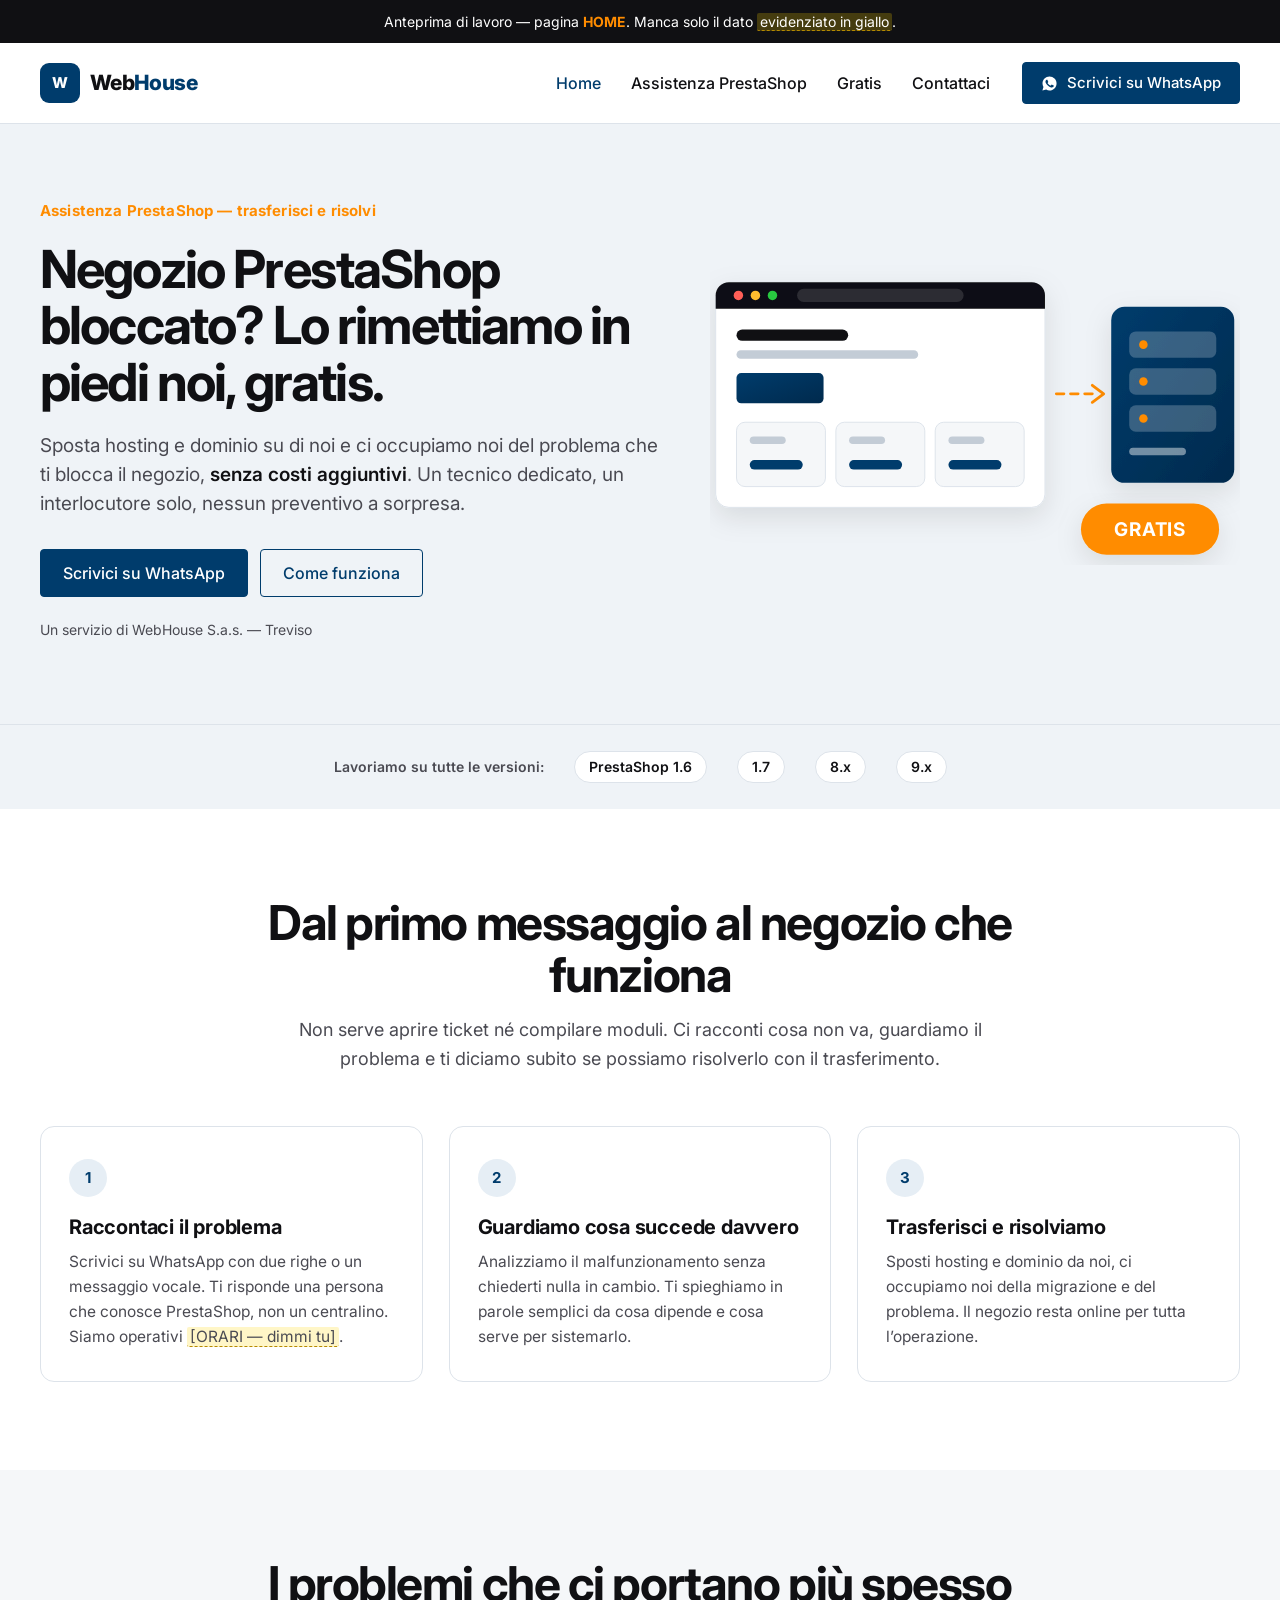
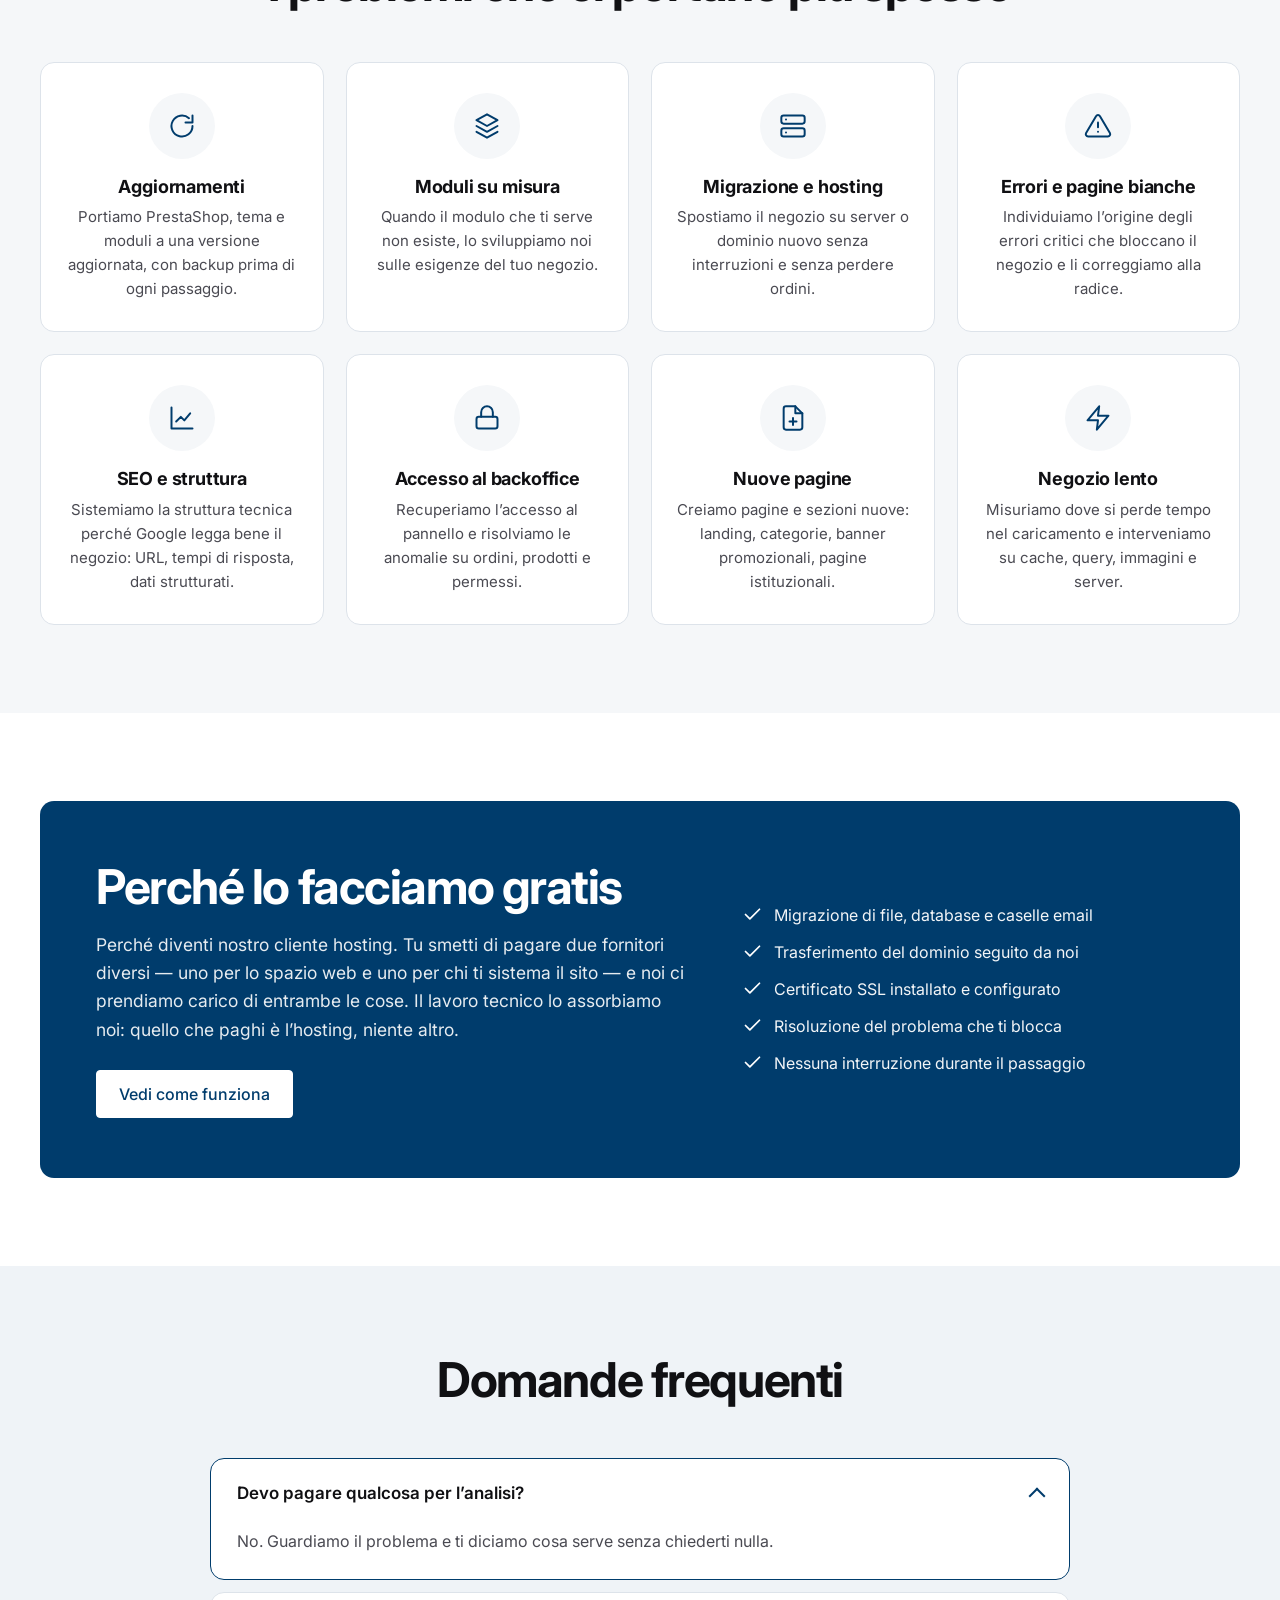
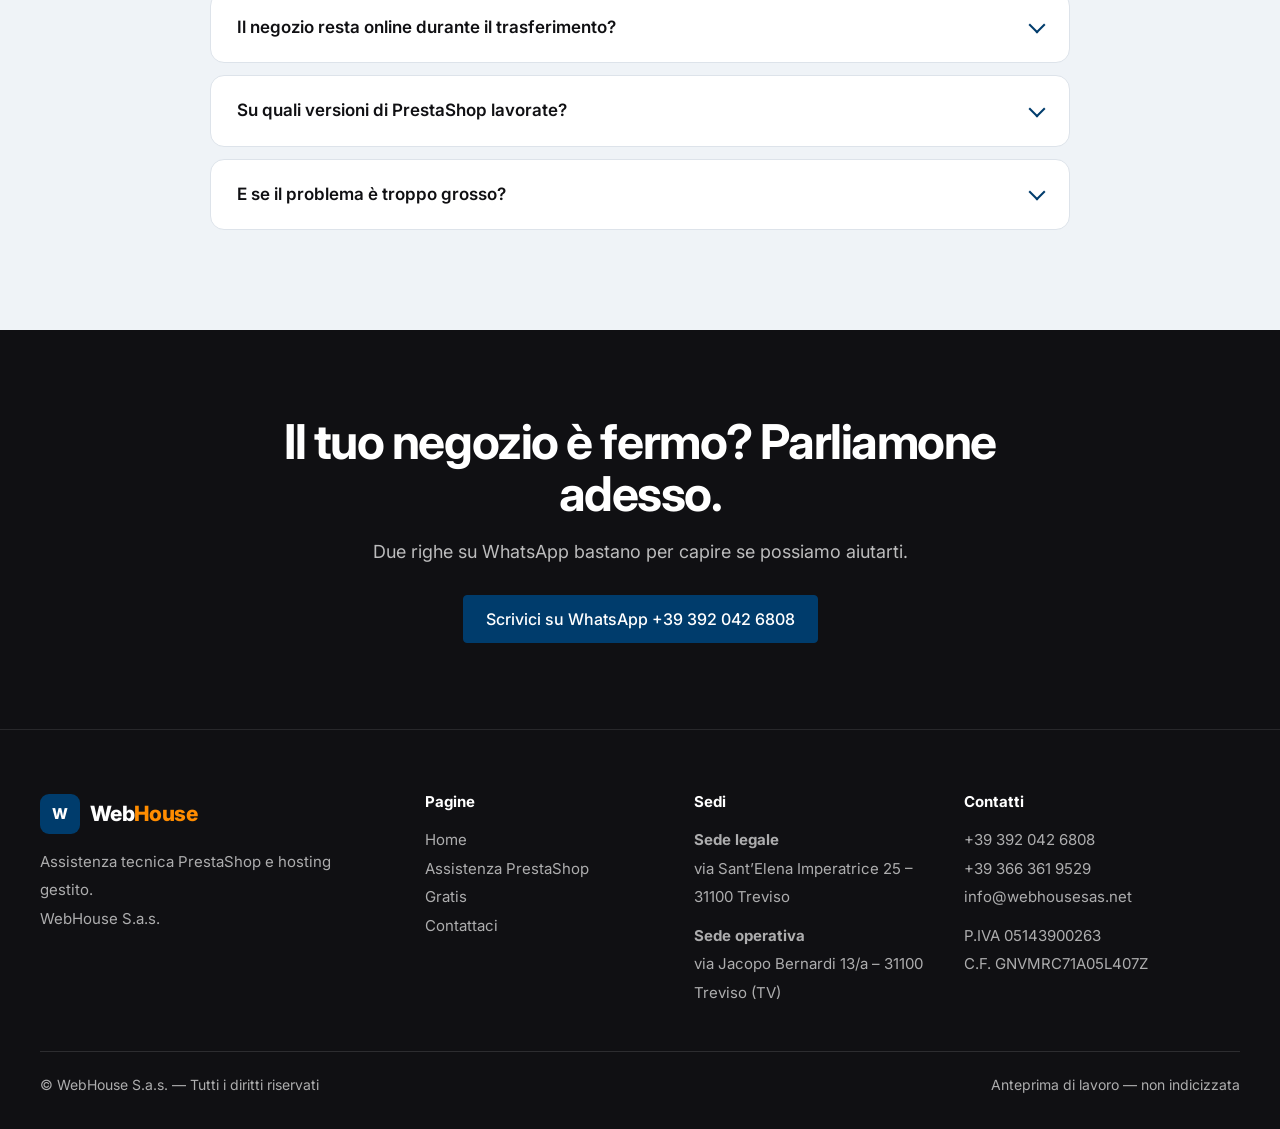
<file: index.html>
<!doctype html>
<html lang="it">
<head>
<meta charset="utf-8">
<meta name="viewport" content="width=device-width,initial-scale=1">
<title>Assistenza PrestaShop urgente &mdash; WebHouse S.a.s.</title>
<meta name="description" content="Assistenza tecnica PrestaShop a Treviso. Trasferisci hosting e dominio da noi e risolviamo il problema gratis.">
<meta name="robots" content="noindex,nofollow">
<link rel="stylesheet" href="assets/style.css">
</head>
<body>

<div class="note">
  Anteprima di lavoro &mdash; pagina <b>HOME</b>.
  Manca solo il dato <span class="ph">evidenziato in giallo</span>.
</div>

<header class="hdr">
  <div class="wrap hdr__in">
    <a class="logo" href="index.html">
      <span class="logo__mark">W</span>
      <span>Web<span class="logo__b">House</span></span>
    </a>
    <nav class="nav" id="nav">
      <a href="index.html" aria-current="page">Home</a>
      <a href="assistenza.html">Assistenza PrestaShop</a>
      <a href="gratis.html">Gratis</a>
      <a href="contattaci.html">Contattaci</a>
    </nav>
    <a class="btn btn--primary btn--sm" href="https://wa.me/393920426808" target="_blank" rel="noopener">
      <svg width="17" height="17" viewBox="0 0 24 24" fill="currentColor" aria-hidden="true"><path d="M12.04 2C6.58 2 2.13 6.45 2.13 11.91c0 1.75.46 3.45 1.32 4.95L2 22l5.25-1.38a9.9 9.9 0 0 0 4.79 1.22h.01c5.46 0 9.91-4.45 9.91-9.91 0-2.65-1.03-5.14-2.9-7.01A9.82 9.82 0 0 0 12.04 2Zm5.8 14.13c-.25.69-1.44 1.32-1.98 1.36-.53.05-1.02.24-3.45-.72-2.9-1.14-4.75-4.1-4.9-4.29-.14-.19-1.17-1.55-1.17-2.96s.74-2.1 1-2.39c.26-.29.57-.36.76-.36l.55.01c.17 0 .41-.07.64.49.25.6.83 2.06.9 2.21.07.14.12.31.02.5-.1.19-.15.31-.29.48-.14.17-.3.38-.43.51-.14.14-.29.3-.13.58.17.29.74 1.22 1.59 1.98 1.09.97 2.01 1.27 2.3 1.42.29.14.45.12.62-.07.17-.19.72-.84.91-1.13.19-.29.38-.24.64-.14.26.09 1.66.78 1.94.93.29.14.48.21.55.33.07.12.07.69-.18 1.38Z"/></svg>
      Scrivici su WhatsApp
    </a>
    <button class="burger" id="burger" aria-label="Menu" aria-expanded="false" aria-controls="nav"><span></span><span></span><span></span></button>
  </div>
</header>

<section class="hero">
  <div class="wrap hero__grid">
    <div>
      <p class="eyebrow">Assistenza PrestaShop &mdash; trasferisci e risolvi</p>
      <h1>Negozio PrestaShop bloccato? Lo rimettiamo in piedi noi, gratis.</h1>
      <p class="hero__sub">
        Sposta hosting e dominio su di noi e ci occupiamo noi del problema che ti blocca il
        negozio, <strong>senza costi aggiuntivi</strong>. Un tecnico dedicato, un interlocutore
        solo, nessun preventivo a sorpresa.
      </p>
      <div class="hero__cta">
        <a class="btn btn--primary" href="https://wa.me/393920426808" target="_blank" rel="noopener">Scrivici su WhatsApp</a>
        <a class="btn btn--ghost" href="#come-funziona">Come funziona</a>
      </div>
      <p class="hero__by">Un servizio di WebHouse S.a.s. &mdash; Treviso</p>
    </div>
    <div class="hero__art">
      <!-- illustrazione disegnata da me: nessuna immagine presa dal sito di partenza -->
      
      <svg viewBox="0 0 560 360" role="img" aria-label="Negozio online trasferito su un nuovo server">
        <defs>
          <linearGradient id="g1" x1="0" y1="0" x2="1" y2="1">
            <stop offset="0" stop-color="#003C6C"/><stop offset="1" stop-color="#002A4D"/>
          </linearGradient>
          <filter id="sh" x="-20%" y="-20%" width="140%" height="140%">
            <feDropShadow dx="0" dy="10" stdDeviation="14" flood-color="#101013" flood-opacity=".10"/>
          </filter>
        </defs>
        <g filter="url(#sh)">
          <rect x="6" y="34" width="348" height="238" rx="14" fill="#fff" stroke="#DDE3EA"/>
          <path d="M6 48a14 14 0 0 1 14-14h320a14 14 0 0 1 14 14v14H6V48Z" fill="#101013"/>
        </g>
        <circle cx="30" cy="48" r="5" fill="#FF5F57"/><circle cx="48" cy="48" r="5" fill="#FEBC2E"/><circle cx="66" cy="48" r="5" fill="#28C840"/>
        <rect x="92" y="41" width="176" height="14" rx="7" fill="#2C2C33"/>
        <rect x="28" y="84" width="118" height="12" rx="6" fill="#101013"/>
        <rect x="28" y="106" width="192" height="9" rx="4.5" fill="#C3CCD6"/>
        <rect x="28" y="130" width="92" height="32" rx="5" fill="url(#g1)"/>
        <rect x="28" y="182" width="94" height="68" rx="9" fill="#F5F7F9" stroke="#DDE3EA"/>
        <rect x="133" y="182" width="94" height="68" rx="9" fill="#F5F7F9" stroke="#DDE3EA"/>
        <rect x="238" y="182" width="94" height="68" rx="9" fill="#F5F7F9" stroke="#DDE3EA"/>
        <rect x="42" y="197" width="38" height="8" rx="4" fill="#C3CCD6"/>
        <rect x="147" y="197" width="38" height="8" rx="4" fill="#C3CCD6"/>
        <rect x="252" y="197" width="38" height="8" rx="4" fill="#C3CCD6"/>
        <rect x="42" y="222" width="56" height="10" rx="5" fill="#003C6C"/>
        <rect x="147" y="222" width="56" height="10" rx="5" fill="#003C6C"/>
        <rect x="252" y="222" width="56" height="10" rx="5" fill="#003C6C"/>
        <path d="M366 152 h44" stroke="#FF8C00" stroke-width="3" fill="none" stroke-dasharray="8 7" stroke-linecap="round"/>
        <path d="M404 143 l12 9 -12 9" stroke="#FF8C00" stroke-width="3" fill="none" stroke-linecap="round" stroke-linejoin="round"/>
        <g filter="url(#sh)"><rect x="424" y="60" width="130" height="186" rx="14" fill="url(#g1)"/></g>
        <rect x="443" y="86" width="92" height="28" rx="7" fill="rgba(255,255,255,.22)"/>
        <rect x="443" y="125" width="92" height="28" rx="7" fill="rgba(255,255,255,.22)"/>
        <rect x="443" y="164" width="92" height="28" rx="7" fill="rgba(255,255,255,.22)"/>
        <circle cx="458" cy="100" r="4.5" fill="#FF8C00"/>
        <circle cx="458" cy="139" r="4.5" fill="#FF8C00"/>
        <circle cx="458" cy="178" r="4.5" fill="#FF8C00"/>
        <rect x="443" y="209" width="60" height="8" rx="4" fill="rgba(255,255,255,.45)"/>
        <g filter="url(#sh)" transform="translate(392,268)"><rect x="0" y="0" width="146" height="54" rx="27" fill="#FF8C00"/></g>
        <text x="465" y="302" text-anchor="middle" fill="#fff" font-family="Inter,sans-serif" font-size="20" font-weight="700" letter-spacing="1">GRATIS</text>
      </svg>

    </div>
  </div>
</section>

<div class="strip">
  <div class="wrap strip__in">
    <span class="strip__lbl">Lavoriamo su tutte le versioni:</span>
    <span class="chip">PrestaShop 1.6</span><span class="chip">1.7</span>
    <span class="chip">8.x</span><span class="chip">9.x</span>
  </div>
</div>

<section class="section" id="come-funziona">
  <div class="wrap">
    <div class="section__head center">
      <h2>Dal primo messaggio al negozio che funziona</h2>
      <p class="lede">Non serve aprire ticket n&eacute; compilare moduli. Ci racconti cosa non va,
      guardiamo il problema e ti diciamo subito se possiamo risolverlo con il trasferimento.</p>
    </div>
    <div class="steps">
      <article class="step"><div class="step__n">1</div><h3>Raccontaci il problema</h3><p>Scrivici su WhatsApp con due righe o un messaggio vocale. Ti risponde una persona che conosce PrestaShop, non un centralino. Siamo operativi <span class="ph">[ORARI &mdash; dimmi tu]</span>.</p></article>
      <article class="step"><div class="step__n">2</div><h3>Guardiamo cosa succede davvero</h3><p>Analizziamo il malfunzionamento senza chiederti nulla in cambio. Ti spieghiamo in parole semplici da cosa dipende e cosa serve per sistemarlo.</p></article>
      <article class="step"><div class="step__n">3</div><h3>Trasferisci e risolviamo</h3><p>Sposti hosting e dominio da noi, ci occupiamo noi della migrazione e del problema. Il negozio resta online per tutta l&rsquo;operazione.</p></article>
    </div>
  </div>
</section>

<section class="section section--cream2">
  <div class="wrap">
    <div class="section__head center"><h2>I problemi che ci portano pi&ugrave; spesso</h2></div>
    <div class="cards">
      <article class="card"><div class="card__ico"><svg viewBox="0 0 24 24"><path d="M21 12a9 9 0 1 1-3-6.7"/><path d="M21 3v6h-6"/></svg></div><h3>Aggiornamenti</h3><p>Portiamo PrestaShop, tema e moduli a una versione aggiornata, con backup prima di ogni passaggio.</p></article>
      <article class="card"><div class="card__ico"><svg viewBox="0 0 24 24"><path d="M12 2 3 7l9 5 9-5-9-5Z"/><path d="M3 17l9 5 9-5"/><path d="M3 12l9 5 9-5"/></svg></div><h3>Moduli su misura</h3><p>Quando il modulo che ti serve non esiste, lo sviluppiamo noi sulle esigenze del tuo negozio.</p></article>
      <article class="card"><div class="card__ico"><svg viewBox="0 0 24 24"><rect x="2" y="3" width="20" height="7" rx="2"/><rect x="2" y="14" width="20" height="7" rx="2"/><path d="M6 6.5h.01M6 17.5h.01"/></svg></div><h3>Migrazione e hosting</h3><p>Spostiamo il negozio su server o dominio nuovo senza interruzioni e senza perdere ordini.</p></article>
      <article class="card"><div class="card__ico"><svg viewBox="0 0 24 24"><path d="M10.3 3.6 1.8 18a2 2 0 0 0 1.7 3h17a2 2 0 0 0 1.7-3L13.7 3.6a2 2 0 0 0-3.4 0Z"/><path d="M12 9v4"/><path d="M12 17h.01"/></svg></div><h3>Errori e pagine bianche</h3><p>Individuiamo l&rsquo;origine degli errori critici che bloccano il negozio e li correggiamo alla radice.</p></article>
      <article class="card"><div class="card__ico"><svg viewBox="0 0 24 24"><path d="M3 3v18h18"/><path d="M7 15l4-4 3 3 5-6"/></svg></div><h3>SEO e struttura</h3><p>Sistemiamo la struttura tecnica perch&eacute; Google legga bene il negozio: URL, tempi di risposta, dati strutturati.</p></article>
      <article class="card"><div class="card__ico"><svg viewBox="0 0 24 24"><rect x="3" y="11" width="18" height="10" rx="2"/><path d="M7 11V7a5 5 0 0 1 10 0v4"/></svg></div><h3>Accesso al backoffice</h3><p>Recuperiamo l&rsquo;accesso al pannello e risolviamo le anomalie su ordini, prodotti e permessi.</p></article>
      <article class="card"><div class="card__ico"><svg viewBox="0 0 24 24"><path d="M14 2H6a2 2 0 0 0-2 2v16a2 2 0 0 0 2 2h12a2 2 0 0 0 2-2V8Z"/><path d="M14 2v6h6"/><path d="M12 12v6"/><path d="M9 15h6"/></svg></div><h3>Nuove pagine</h3><p>Creiamo pagine e sezioni nuove: landing, categorie, banner promozionali, pagine istituzionali.</p></article>
      <article class="card"><div class="card__ico"><svg viewBox="0 0 24 24"><path d="M13 2 3 14h9l-1 8 10-12h-9l1-8Z"/></svg></div><h3>Negozio lento</h3><p>Misuriamo dove si perde tempo nel caricamento e interveniamo su cache, query, immagini e server.</p></article>
    </div>
  </div>
</section>

<section class="section">
  <div class="wrap">
    <div class="offer">
      <div>
        <h2>Perch&eacute; lo facciamo gratis</h2>
        <p>Perch&eacute; diventi nostro cliente hosting. Tu smetti di pagare due fornitori diversi
        &mdash; uno per lo spazio web e uno per chi ti sistema il sito &mdash; e noi ci prendiamo
        carico di entrambe le cose. Il lavoro tecnico lo assorbiamo noi: quello che paghi &egrave;
        l&rsquo;hosting, niente altro.</p>
        <a class="btn btn--light" href="gratis.html">Vedi come funziona</a>
      </div>
      <ul class="offer__list">
        <li><svg viewBox="0 0 24 24"><path d="M20 6 9 17l-5-5"/></svg> Migrazione di file, database e caselle email</li>
        <li><svg viewBox="0 0 24 24"><path d="M20 6 9 17l-5-5"/></svg> Trasferimento del dominio seguito da noi</li>
        <li><svg viewBox="0 0 24 24"><path d="M20 6 9 17l-5-5"/></svg> Certificato SSL installato e configurato</li>
        <li><svg viewBox="0 0 24 24"><path d="M20 6 9 17l-5-5"/></svg> Risoluzione del problema che ti blocca</li>
        <li><svg viewBox="0 0 24 24"><path d="M20 6 9 17l-5-5"/></svg> Nessuna interruzione durante il passaggio</li>
      </ul>
    </div>
  </div>
</section>

<section class="section section--cream">
  <div class="wrap">
    <div class="section__head center"><h2>Domande frequenti</h2></div>
    <div class="faq">
      <details open><summary>Devo pagare qualcosa per l&rsquo;analisi?</summary><p>No. Guardiamo il problema e ti diciamo cosa serve senza chiederti nulla.</p></details>
      <details><summary>Il negozio resta online durante il trasferimento?</summary><p>S&igrave;. Prepariamo tutto sul nuovo server e spostiamo il dominio solo quando la copia funziona correttamente.</p></details>
      <details><summary>Su quali versioni di PrestaShop lavorate?</summary><p>Su tutte, comprese le installazioni vecchie rimaste indietro di diverse versioni.</p></details>
      <details><summary>E se il problema &egrave; troppo grosso?</summary><p>Te lo diciamo prima, con onest&agrave;. Se non rientra nel servizio gratuito ti facciamo una proposta chiara e decidi tu.</p></details>
    </div>
  </div>
</section>

<section class="cta" id="contatto">
  <div class="wrap">
    <h2>Il tuo negozio &egrave; fermo? Parliamone adesso.</h2>
    <p>Due righe su WhatsApp bastano per capire se possiamo aiutarti.</p>
    <a class="btn btn--primary" href="https://wa.me/393920426808" target="_blank" rel="noopener">Scrivici su WhatsApp +39 392 042 6808</a>
  </div>
</section>

<footer class="ftr">
  <div class="wrap">
    <div class="ftr__grid">
      <div>
        <div class="logo"><span class="logo__mark">W</span><span>Web<span style="color:#FF8C00">House</span></span></div>
        <p>Assistenza tecnica PrestaShop e hosting gestito.<br>WebHouse S.a.s.</p>
      </div>
      <div>
        <h4>Pagine</h4>
        <a href="index.html">Home</a><br><a href="assistenza.html">Assistenza PrestaShop</a><br><a href="gratis.html">Gratis</a><br><a href="contattaci.html">Contattaci</a>
      </div>
      <div>
        <h4>Sedi</h4>
        <p><b>Sede legale</b><br>via Sant&rsquo;Elena Imperatrice 25 &ndash; 31100 Treviso</p>
        <p style="margin-top:10px"><b>Sede operativa</b><br>via Jacopo Bernardi 13/a &ndash; 31100 Treviso (TV)</p>
      </div>
      <div>
        <h4>Contatti</h4>
        <p>
          <a href="tel:+393920426808">+39 392 042 6808</a><br>
          <a href="tel:+393663619529">+39 366 361 9529</a><br>
          <a href="mailto:info@webhousesas.net">info@webhousesas.net</a>
        </p>
        <p style="margin-top:10px">P.IVA 05143900263<br>C.F. GNVMRC71A05L407Z</p>
      </div>
    </div>
    <div class="ftr__bar">
      <span>&copy; WebHouse S.a.s. &mdash; Tutti i diritti riservati</span>
      <span>Anteprima di lavoro &mdash; non indicizzata</span>
    </div>
  </div>
</footer>

<script>
(function(){
  var b=document.getElementById('burger'), n=document.getElementById('nav');
  if(!b||!n) return;
  b.addEventListener('click',function(){
    var open=n.classList.toggle('is-open');
    b.setAttribute('aria-expanded',open?'true':'false');
  });
  n.addEventListener('click',function(e){
    if(e.target.tagName==='A'){n.classList.remove('is-open');b.setAttribute('aria-expanded','false');}
  });
})();
</script>
</body>
</html>
</file>
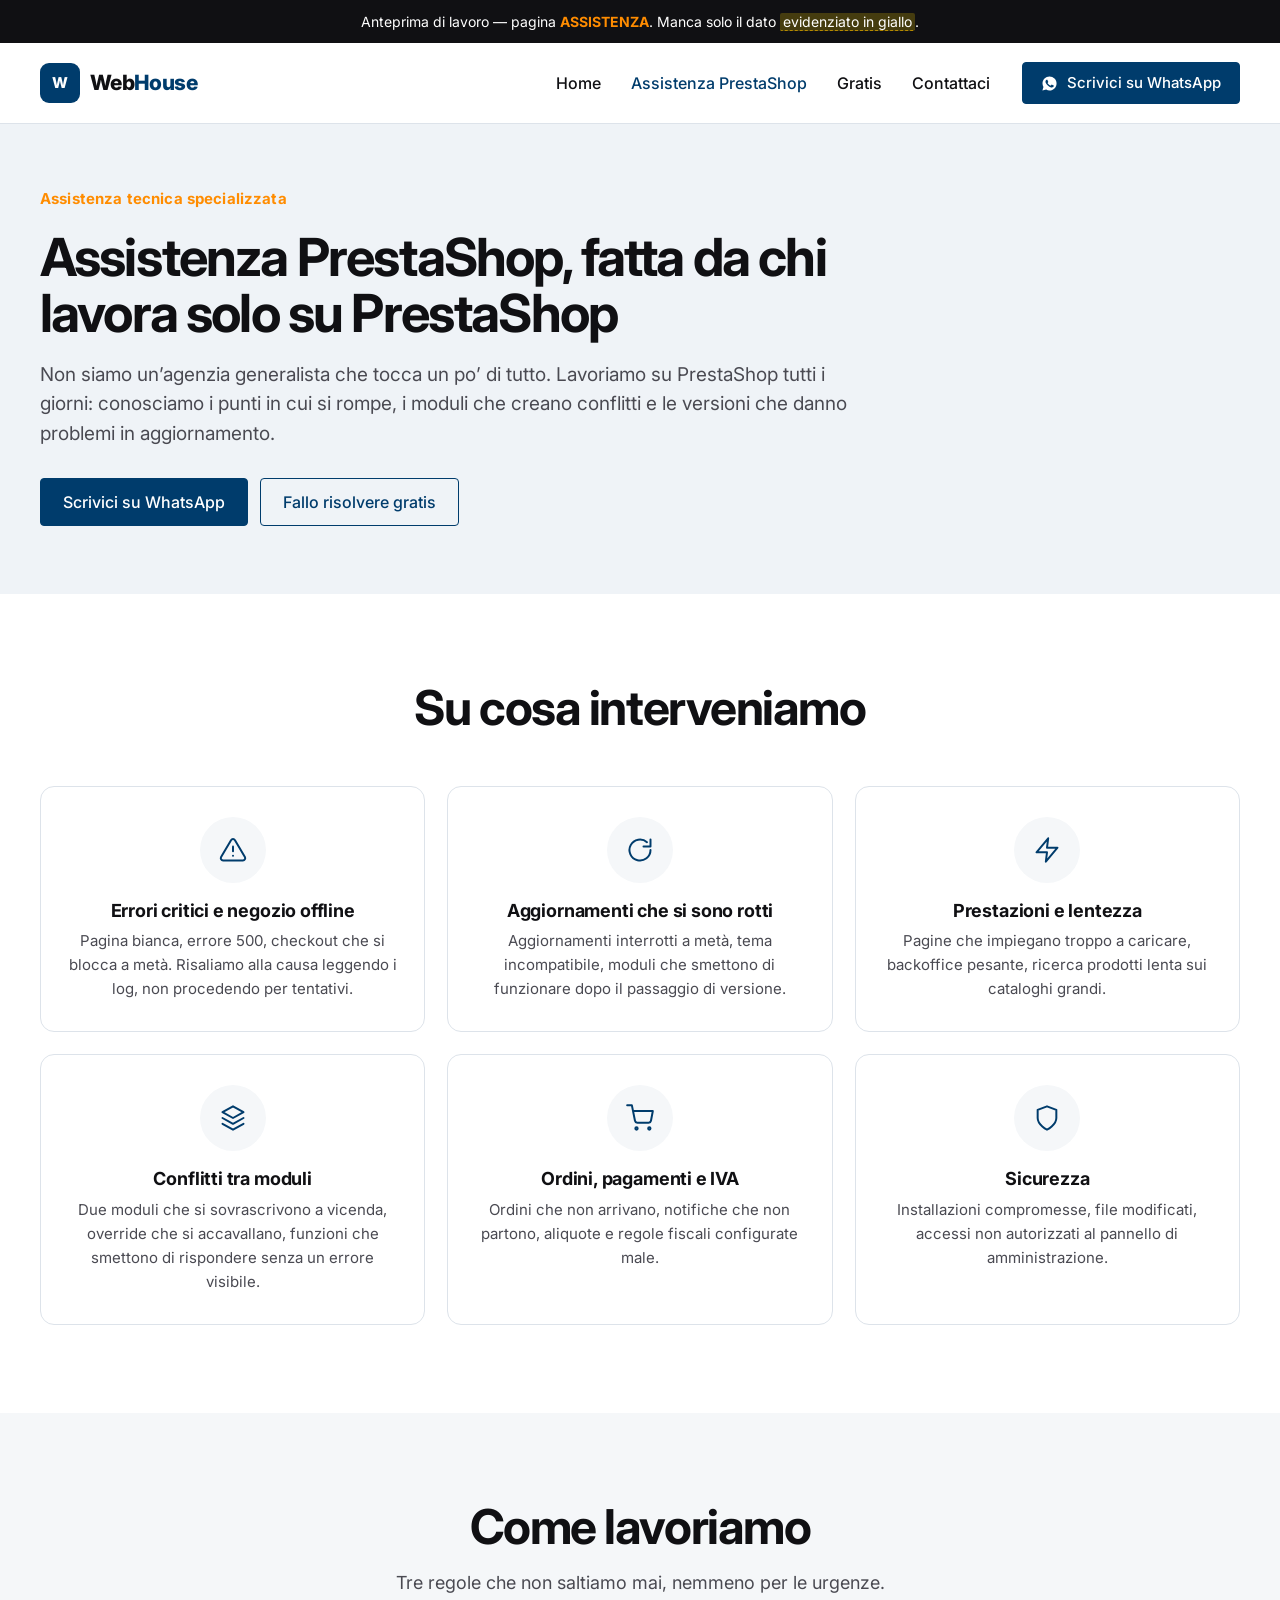
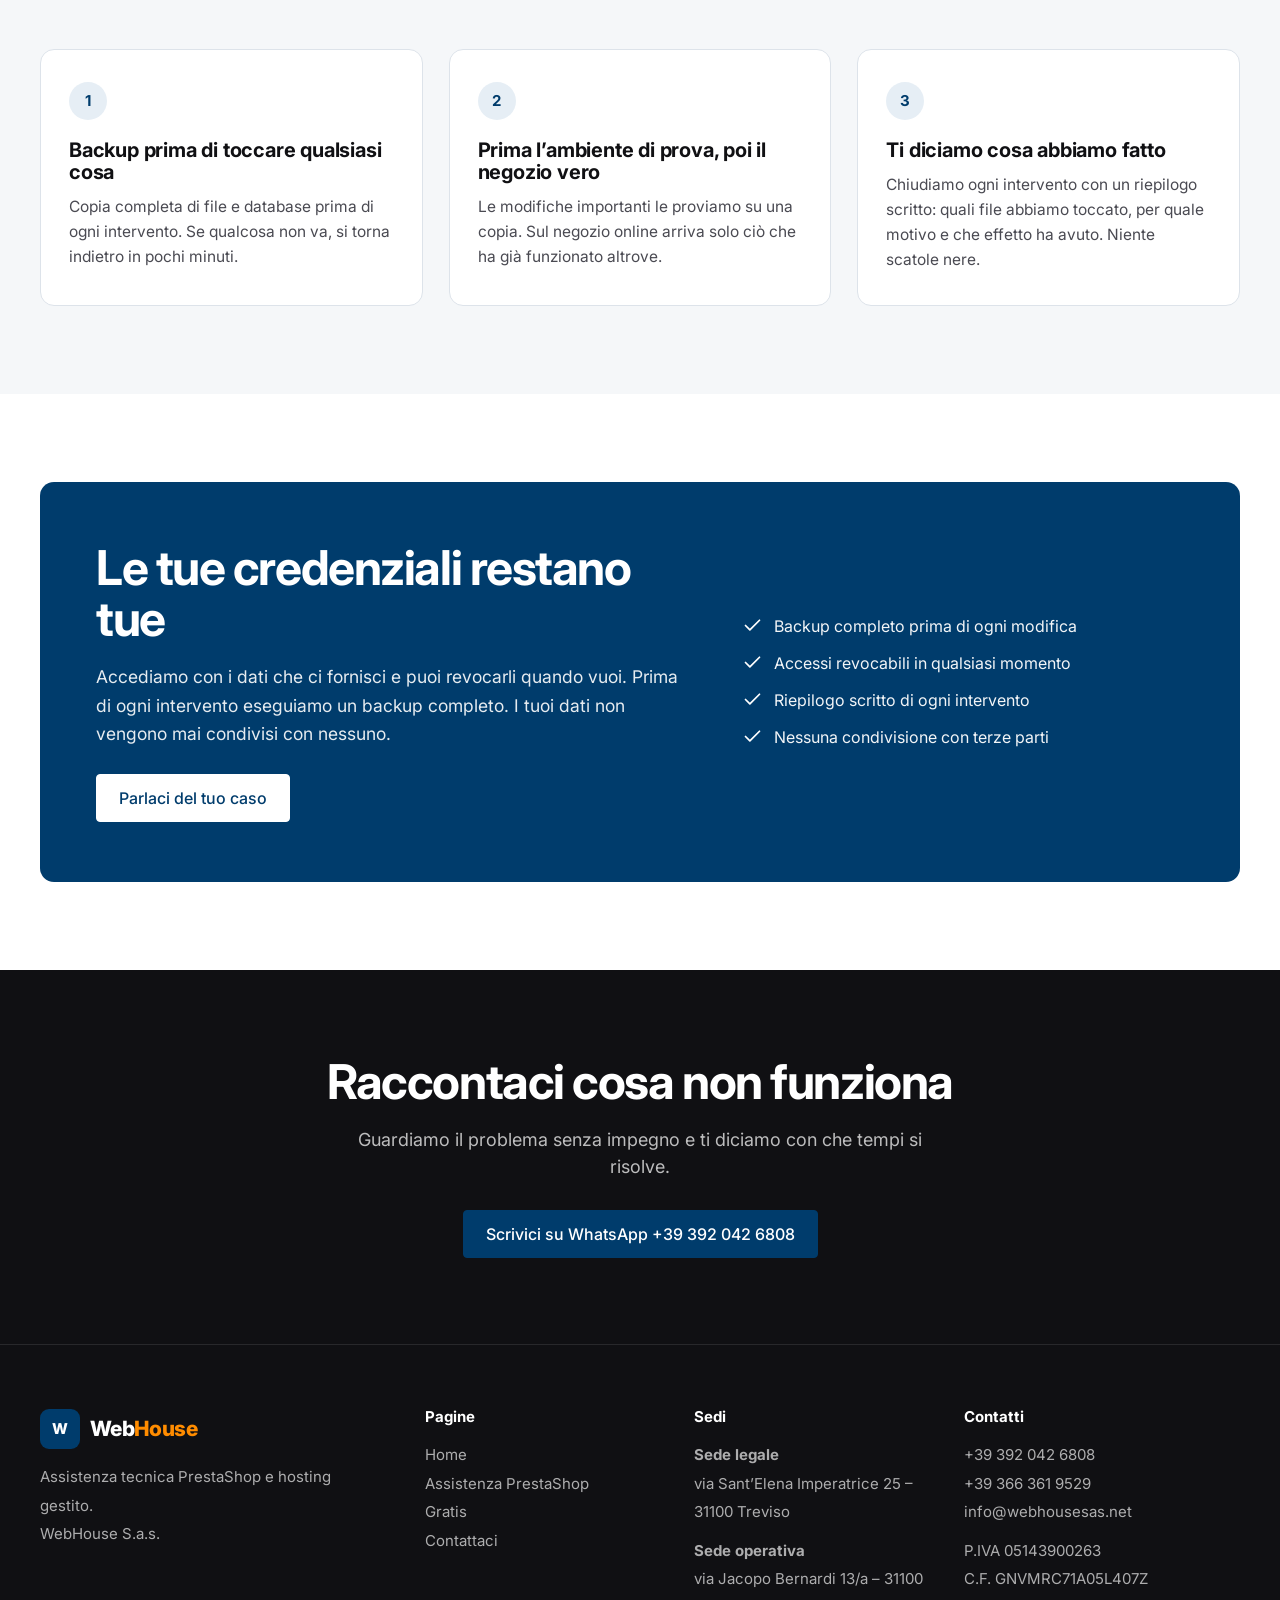
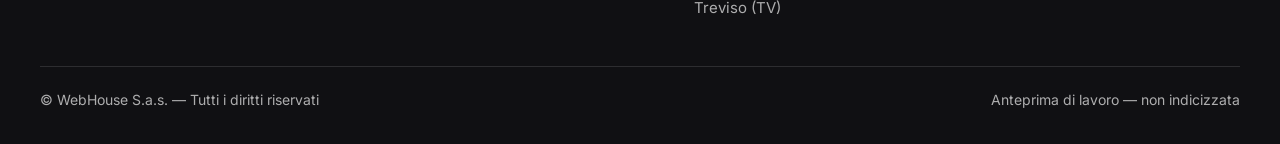
<file: assistenza.html>
<!doctype html>
<html lang="it">
<head>
<meta charset="utf-8">
<meta name="viewport" content="width=device-width,initial-scale=1">
<title>Assistenza PrestaShop &mdash; WebHouse S.a.s.</title>
<meta name="description" content="Assistenza tecnica PrestaShop a Treviso. Trasferisci hosting e dominio da noi e risolviamo il problema gratis.">
<meta name="robots" content="noindex,nofollow">
<link rel="stylesheet" href="assets/style.css">
</head>
<body>

<div class="note">
  Anteprima di lavoro &mdash; pagina <b>ASSISTENZA</b>.
  Manca solo il dato <span class="ph">evidenziato in giallo</span>.
</div>

<header class="hdr">
  <div class="wrap hdr__in">
    <a class="logo" href="index.html">
      <span class="logo__mark">W</span>
      <span>Web<span class="logo__b">House</span></span>
    </a>
    <nav class="nav" id="nav">
      <a href="index.html">Home</a>
      <a href="assistenza.html" aria-current="page">Assistenza PrestaShop</a>
      <a href="gratis.html">Gratis</a>
      <a href="contattaci.html">Contattaci</a>
    </nav>
    <a class="btn btn--primary btn--sm" href="https://wa.me/393920426808" target="_blank" rel="noopener">
      <svg width="17" height="17" viewBox="0 0 24 24" fill="currentColor" aria-hidden="true"><path d="M12.04 2C6.58 2 2.13 6.45 2.13 11.91c0 1.75.46 3.45 1.32 4.95L2 22l5.25-1.38a9.9 9.9 0 0 0 4.79 1.22h.01c5.46 0 9.91-4.45 9.91-9.91 0-2.65-1.03-5.14-2.9-7.01A9.82 9.82 0 0 0 12.04 2Zm5.8 14.13c-.25.69-1.44 1.32-1.98 1.36-.53.05-1.02.24-3.45-.72-2.9-1.14-4.75-4.1-4.9-4.29-.14-.19-1.17-1.55-1.17-2.96s.74-2.1 1-2.39c.26-.29.57-.36.76-.36l.55.01c.17 0 .41-.07.64.49.25.6.83 2.06.9 2.21.07.14.12.31.02.5-.1.19-.15.31-.29.48-.14.17-.3.38-.43.51-.14.14-.29.3-.13.58.17.29.74 1.22 1.59 1.98 1.09.97 2.01 1.27 2.3 1.42.29.14.45.12.62-.07.17-.19.72-.84.91-1.13.19-.29.38-.24.64-.14.26.09 1.66.78 1.94.93.29.14.48.21.55.33.07.12.07.69-.18 1.38Z"/></svg>
      Scrivici su WhatsApp
    </a>
    <button class="burger" id="burger" aria-label="Menu" aria-expanded="false" aria-controls="nav"><span></span><span></span><span></span></button>
  </div>
</header>

<section class="hero hero--sm">
  <div class="wrap">
    <p class="eyebrow">Assistenza tecnica specializzata</p>
    <h1>Assistenza PrestaShop, fatta da chi lavora solo su PrestaShop</h1>
    <p class="hero__sub">Non siamo un&rsquo;agenzia generalista che tocca un po&rsquo; di tutto.
    Lavoriamo su PrestaShop tutti i giorni: conosciamo i punti in cui si rompe, i moduli che
    creano conflitti e le versioni che danno problemi in aggiornamento.</p>
    <div class="hero__cta">
      <a class="btn btn--primary" href="https://wa.me/393920426808" target="_blank" rel="noopener">Scrivici su WhatsApp</a>
      <a class="btn btn--ghost" href="gratis.html">Fallo risolvere gratis</a>
    </div>
  </div>
</section>

<section class="section">
  <div class="wrap">
    <div class="section__head center"><h2>Su cosa interveniamo</h2></div>
    <div class="cards cards--3">
      <article class="card"><div class="card__ico"><svg viewBox="0 0 24 24"><path d="M10.3 3.6 1.8 18a2 2 0 0 0 1.7 3h17a2 2 0 0 0 1.7-3L13.7 3.6a2 2 0 0 0-3.4 0Z"/><path d="M12 9v4"/><path d="M12 17h.01"/></svg></div><h3>Errori critici e negozio offline</h3><p>Pagina bianca, errore 500, checkout che si blocca a met&agrave;. Risaliamo alla causa leggendo i log, non procedendo per tentativi.</p></article>
      <article class="card"><div class="card__ico"><svg viewBox="0 0 24 24"><path d="M21 12a9 9 0 1 1-3-6.7"/><path d="M21 3v6h-6"/></svg></div><h3>Aggiornamenti che si sono rotti</h3><p>Aggiornamenti interrotti a met&agrave;, tema incompatibile, moduli che smettono di funzionare dopo il passaggio di versione.</p></article>
      <article class="card"><div class="card__ico"><svg viewBox="0 0 24 24"><path d="M13 2 3 14h9l-1 8 10-12h-9l1-8Z"/></svg></div><h3>Prestazioni e lentezza</h3><p>Pagine che impiegano troppo a caricare, backoffice pesante, ricerca prodotti lenta sui cataloghi grandi.</p></article>
      <article class="card"><div class="card__ico"><svg viewBox="0 0 24 24"><path d="M12 2 3 7l9 5 9-5-9-5Z"/><path d="M3 17l9 5 9-5"/><path d="M3 12l9 5 9-5"/></svg></div><h3>Conflitti tra moduli</h3><p>Due moduli che si sovrascrivono a vicenda, override che si accavallano, funzioni che smettono di rispondere senza un errore visibile.</p></article>
      <article class="card"><div class="card__ico"><svg viewBox="0 0 24 24"><circle cx="9" cy="21" r="1"/><circle cx="20" cy="21" r="1"/><path d="M1 1h4l2.7 13.4a2 2 0 0 0 2 1.6h9.7a2 2 0 0 0 2-1.6L23 6H6"/></svg></div><h3>Ordini, pagamenti e IVA</h3><p>Ordini che non arrivano, notifiche che non partono, aliquote e regole fiscali configurate male.</p></article>
      <article class="card"><div class="card__ico"><svg viewBox="0 0 24 24"><path d="M12 22s8-4 8-10V5l-8-3-8 3v7c0 6 8 10 8 10Z"/></svg></div><h3>Sicurezza</h3><p>Installazioni compromesse, file modificati, accessi non autorizzati al pannello di amministrazione.</p></article>
    </div>
  </div>
</section>

<section class="section section--cream2">
  <div class="wrap">
    <div class="section__head center">
      <h2>Come lavoriamo</h2>
      <p class="lede">Tre regole che non saltiamo mai, nemmeno per le urgenze.</p>
    </div>
    <div class="steps">
      <article class="step"><div class="step__n">1</div><h3>Backup prima di toccare qualsiasi cosa</h3><p>Copia completa di file e database prima di ogni intervento. Se qualcosa non va, si torna indietro in pochi minuti.</p></article>
      <article class="step"><div class="step__n">2</div><h3>Prima l&rsquo;ambiente di prova, poi il negozio vero</h3><p>Le modifiche importanti le proviamo su una copia. Sul negozio online arriva solo ci&ograve; che ha gi&agrave; funzionato altrove.</p></article>
      <article class="step"><div class="step__n">3</div><h3>Ti diciamo cosa abbiamo fatto</h3><p>Chiudiamo ogni intervento con un riepilogo scritto: quali file abbiamo toccato, per quale motivo e che effetto ha avuto. Niente scatole nere.</p></article>
    </div>
  </div>
</section>

<section class="section">
  <div class="wrap">
    <div class="offer">
      <div>
        <h2>Le tue credenziali restano tue</h2>
        <p>Accediamo con i dati che ci fornisci e puoi revocarli quando vuoi. Prima di ogni
        intervento eseguiamo un backup completo. I tuoi dati non vengono mai condivisi con
        nessuno.</p>
        <a class="btn btn--light" href="contattaci.html">Parlaci del tuo caso</a>
      </div>
      <ul class="offer__list">
        <li><svg viewBox="0 0 24 24"><path d="M20 6 9 17l-5-5"/></svg> Backup completo prima di ogni modifica</li>
        <li><svg viewBox="0 0 24 24"><path d="M20 6 9 17l-5-5"/></svg> Accessi revocabili in qualsiasi momento</li>
        <li><svg viewBox="0 0 24 24"><path d="M20 6 9 17l-5-5"/></svg> Riepilogo scritto di ogni intervento</li>
        <li><svg viewBox="0 0 24 24"><path d="M20 6 9 17l-5-5"/></svg> Nessuna condivisione con terze parti</li>
      </ul>
    </div>
  </div>
</section>

<section class="cta" id="contatto">
  <div class="wrap">
    <h2>Raccontaci cosa non funziona</h2>
    <p>Guardiamo il problema senza impegno e ti diciamo con che tempi si risolve.</p>
    <a class="btn btn--primary" href="https://wa.me/393920426808" target="_blank" rel="noopener">Scrivici su WhatsApp +39 392 042 6808</a>
  </div>
</section>

<footer class="ftr">
  <div class="wrap">
    <div class="ftr__grid">
      <div>
        <div class="logo"><span class="logo__mark">W</span><span>Web<span style="color:#FF8C00">House</span></span></div>
        <p>Assistenza tecnica PrestaShop e hosting gestito.<br>WebHouse S.a.s.</p>
      </div>
      <div>
        <h4>Pagine</h4>
        <a href="index.html">Home</a><br><a href="assistenza.html">Assistenza PrestaShop</a><br><a href="gratis.html">Gratis</a><br><a href="contattaci.html">Contattaci</a>
      </div>
      <div>
        <h4>Sedi</h4>
        <p><b>Sede legale</b><br>via Sant&rsquo;Elena Imperatrice 25 &ndash; 31100 Treviso</p>
        <p style="margin-top:10px"><b>Sede operativa</b><br>via Jacopo Bernardi 13/a &ndash; 31100 Treviso (TV)</p>
      </div>
      <div>
        <h4>Contatti</h4>
        <p>
          <a href="tel:+393920426808">+39 392 042 6808</a><br>
          <a href="tel:+393663619529">+39 366 361 9529</a><br>
          <a href="mailto:info@webhousesas.net">info@webhousesas.net</a>
        </p>
        <p style="margin-top:10px">P.IVA 05143900263<br>C.F. GNVMRC71A05L407Z</p>
      </div>
    </div>
    <div class="ftr__bar">
      <span>&copy; WebHouse S.a.s. &mdash; Tutti i diritti riservati</span>
      <span>Anteprima di lavoro &mdash; non indicizzata</span>
    </div>
  </div>
</footer>

<script>
(function(){
  var b=document.getElementById('burger'), n=document.getElementById('nav');
  if(!b||!n) return;
  b.addEventListener('click',function(){
    var open=n.classList.toggle('is-open');
    b.setAttribute('aria-expanded',open?'true':'false');
  });
  n.addEventListener('click',function(e){
    if(e.target.tagName==='A'){n.classList.remove('is-open');b.setAttribute('aria-expanded','false');}
  });
})();
</script>
</body>
</html>
</file>
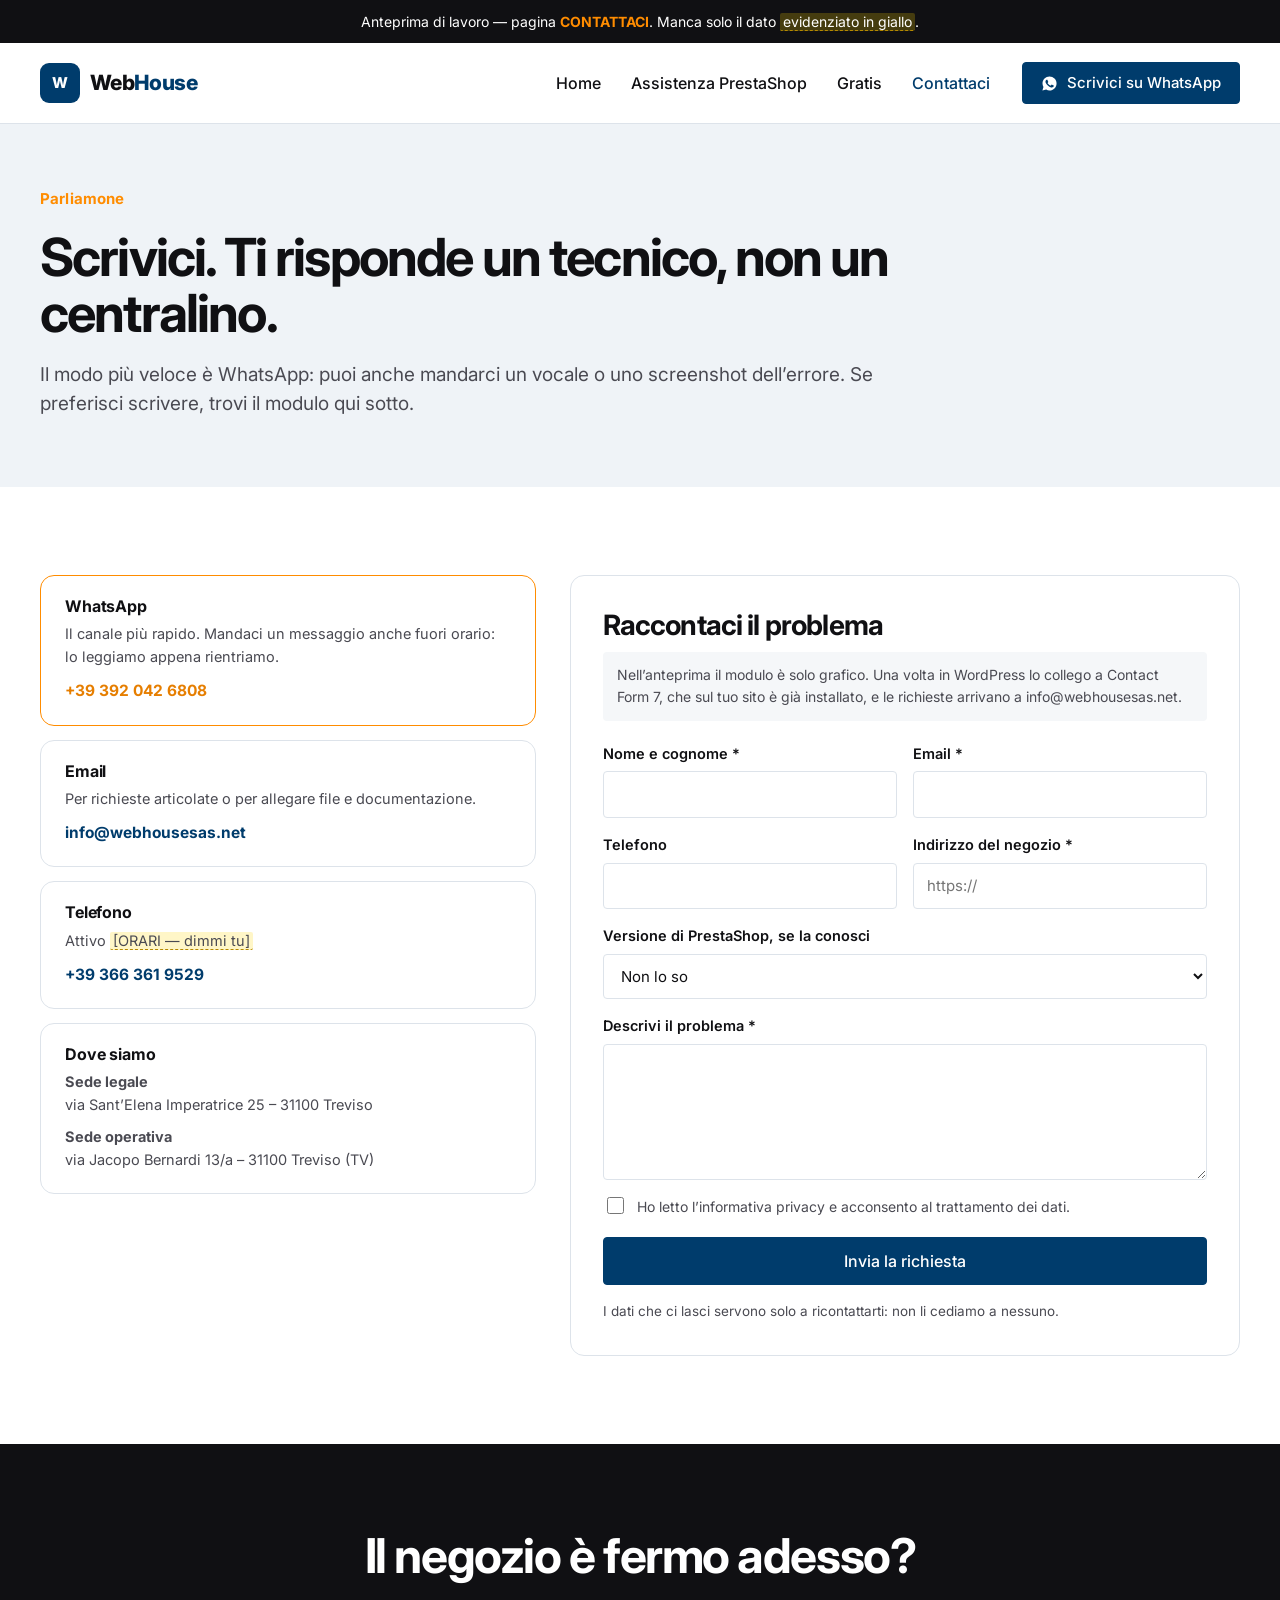
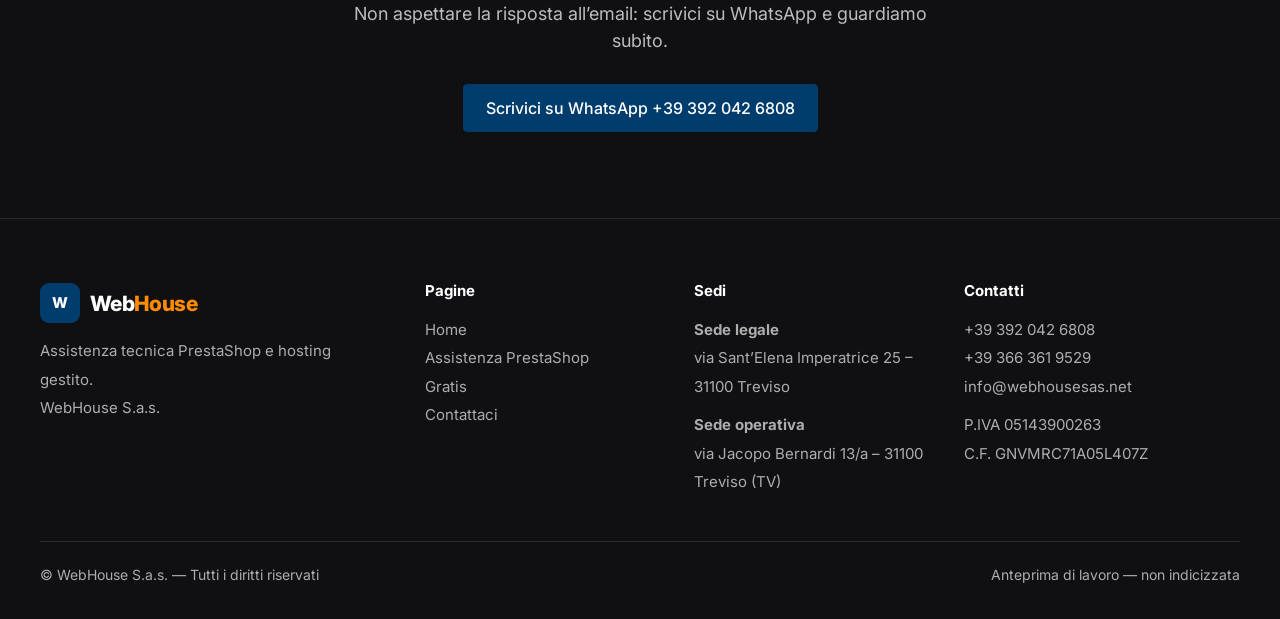
<file: contattaci.html>
<!doctype html>
<html lang="it">
<head>
<meta charset="utf-8">
<meta name="viewport" content="width=device-width,initial-scale=1">
<title>Contattaci &mdash; WebHouse S.a.s.</title>
<meta name="description" content="Assistenza tecnica PrestaShop a Treviso. Trasferisci hosting e dominio da noi e risolviamo il problema gratis.">
<meta name="robots" content="noindex,nofollow">
<link rel="stylesheet" href="assets/style.css">
</head>
<body>

<div class="note">
  Anteprima di lavoro &mdash; pagina <b>CONTATTACI</b>.
  Manca solo il dato <span class="ph">evidenziato in giallo</span>.
</div>

<header class="hdr">
  <div class="wrap hdr__in">
    <a class="logo" href="index.html">
      <span class="logo__mark">W</span>
      <span>Web<span class="logo__b">House</span></span>
    </a>
    <nav class="nav" id="nav">
      <a href="index.html">Home</a>
      <a href="assistenza.html">Assistenza PrestaShop</a>
      <a href="gratis.html">Gratis</a>
      <a href="contattaci.html" aria-current="page">Contattaci</a>
    </nav>
    <a class="btn btn--primary btn--sm" href="https://wa.me/393920426808" target="_blank" rel="noopener">
      <svg width="17" height="17" viewBox="0 0 24 24" fill="currentColor" aria-hidden="true"><path d="M12.04 2C6.58 2 2.13 6.45 2.13 11.91c0 1.75.46 3.45 1.32 4.95L2 22l5.25-1.38a9.9 9.9 0 0 0 4.79 1.22h.01c5.46 0 9.91-4.45 9.91-9.91 0-2.65-1.03-5.14-2.9-7.01A9.82 9.82 0 0 0 12.04 2Zm5.8 14.13c-.25.69-1.44 1.32-1.98 1.36-.53.05-1.02.24-3.45-.72-2.9-1.14-4.75-4.1-4.9-4.29-.14-.19-1.17-1.55-1.17-2.96s.74-2.1 1-2.39c.26-.29.57-.36.76-.36l.55.01c.17 0 .41-.07.64.49.25.6.83 2.06.9 2.21.07.14.12.31.02.5-.1.19-.15.31-.29.48-.14.17-.3.38-.43.51-.14.14-.29.3-.13.58.17.29.74 1.22 1.59 1.98 1.09.97 2.01 1.27 2.3 1.42.29.14.45.12.62-.07.17-.19.72-.84.91-1.13.19-.29.38-.24.64-.14.26.09 1.66.78 1.94.93.29.14.48.21.55.33.07.12.07.69-.18 1.38Z"/></svg>
      Scrivici su WhatsApp
    </a>
    <button class="burger" id="burger" aria-label="Menu" aria-expanded="false" aria-controls="nav"><span></span><span></span><span></span></button>
  </div>
</header>

<section class="hero hero--sm">
  <div class="wrap">
    <p class="eyebrow">Parliamone</p>
    <h1>Scrivici. Ti risponde un tecnico, non un centralino.</h1>
    <p class="hero__sub">Il modo pi&ugrave; veloce &egrave; WhatsApp: puoi anche mandarci un vocale
    o uno screenshot dell&rsquo;errore. Se preferisci scrivere, trovi il modulo qui sotto.</p>
  </div>
</section>

<section class="section">
  <div class="wrap">
    <div class="contact">

      <div class="contact__cards">
        <a class="ccard ccard--wa" href="https://wa.me/393920426808" target="_blank" rel="noopener">
          <h3>WhatsApp</h3>
          <p>Il canale pi&ugrave; rapido. Mandaci un messaggio anche fuori orario: lo leggiamo appena rientriamo.</p>
          <span class="ccard__v">+39 392 042 6808</span>
        </a>
        <a class="ccard" href="mailto:info@webhousesas.net">
          <h3>Email</h3>
          <p>Per richieste articolate o per allegare file e documentazione.</p>
          <span class="ccard__v">info@webhousesas.net</span>
        </a>
        <a class="ccard" href="tel:+393663619529">
          <h3>Telefono</h3>
          <p>Attivo <span class="ph">[ORARI &mdash; dimmi tu]</span></p>
          <span class="ccard__v">+39 366 361 9529</span>
        </a>
        <div class="ccard">
          <h3>Dove siamo</h3>
          <p><b>Sede legale</b><br>via Sant&rsquo;Elena Imperatrice 25 &ndash; 31100 Treviso</p>
          <p style="margin-top:8px"><b>Sede operativa</b><br>via Jacopo Bernardi 13/a &ndash; 31100 Treviso (TV)</p>
        </div>
      </div>

      <div class="contact__form">
        <div class="formcard">
          <h2>Raccontaci il problema</h2>
          <p class="formcard__note">Nell&rsquo;anteprima il modulo &egrave; solo grafico. Una volta
          in WordPress lo collego a Contact Form 7, che sul tuo sito &egrave; gi&agrave; installato,
          e le richieste arrivano a info@webhousesas.net.</p>
          <form onsubmit="return false;">
            <div class="f2">
              <label>Nome e cognome *<input type="text" required></label>
              <label>Email *<input type="email" required></label>
            </div>
            <div class="f2">
              <label>Telefono<input type="tel"></label>
              <label>Indirizzo del negozio *<input type="url" placeholder="https://"></label>
            </div>
            <label>Versione di PrestaShop, se la conosci
              <select>
                <option>Non lo so</option><option>1.6</option><option>1.7</option>
                <option>8.x</option><option>9.x</option>
              </select>
            </label>
            <label>Descrivi il problema *<textarea rows="5" required></textarea></label>
            <label class="chk"><input type="checkbox" required> Ho letto l&rsquo;informativa privacy e acconsento al trattamento dei dati.</label>
            <button class="btn btn--primary" type="submit">Invia la richiesta</button>
          </form>
          <p class="formcard__foot">I dati che ci lasci servono solo a ricontattarti: non li cediamo a nessuno.</p>
        </div>
      </div>

    </div>
  </div>
</section>

<section class="cta" id="contatto">
  <div class="wrap">
    <h2>Il negozio &egrave; fermo adesso?</h2>
    <p>Non aspettare la risposta all&rsquo;email: scrivici su WhatsApp e guardiamo subito.</p>
    <a class="btn btn--primary" href="https://wa.me/393920426808" target="_blank" rel="noopener">Scrivici su WhatsApp +39 392 042 6808</a>
  </div>
</section>

<footer class="ftr">
  <div class="wrap">
    <div class="ftr__grid">
      <div>
        <div class="logo"><span class="logo__mark">W</span><span>Web<span style="color:#FF8C00">House</span></span></div>
        <p>Assistenza tecnica PrestaShop e hosting gestito.<br>WebHouse S.a.s.</p>
      </div>
      <div>
        <h4>Pagine</h4>
        <a href="index.html">Home</a><br><a href="assistenza.html">Assistenza PrestaShop</a><br><a href="gratis.html">Gratis</a><br><a href="contattaci.html">Contattaci</a>
      </div>
      <div>
        <h4>Sedi</h4>
        <p><b>Sede legale</b><br>via Sant&rsquo;Elena Imperatrice 25 &ndash; 31100 Treviso</p>
        <p style="margin-top:10px"><b>Sede operativa</b><br>via Jacopo Bernardi 13/a &ndash; 31100 Treviso (TV)</p>
      </div>
      <div>
        <h4>Contatti</h4>
        <p>
          <a href="tel:+393920426808">+39 392 042 6808</a><br>
          <a href="tel:+393663619529">+39 366 361 9529</a><br>
          <a href="mailto:info@webhousesas.net">info@webhousesas.net</a>
        </p>
        <p style="margin-top:10px">P.IVA 05143900263<br>C.F. GNVMRC71A05L407Z</p>
      </div>
    </div>
    <div class="ftr__bar">
      <span>&copy; WebHouse S.a.s. &mdash; Tutti i diritti riservati</span>
      <span>Anteprima di lavoro &mdash; non indicizzata</span>
    </div>
  </div>
</footer>

<script>
(function(){
  var b=document.getElementById('burger'), n=document.getElementById('nav');
  if(!b||!n) return;
  b.addEventListener('click',function(){
    var open=n.classList.toggle('is-open');
    b.setAttribute('aria-expanded',open?'true':'false');
  });
  n.addEventListener('click',function(e){
    if(e.target.tagName==='A'){n.classList.remove('is-open');b.setAttribute('aria-expanded','false');}
  });
})();
</script>
</body>
</html>
</file>
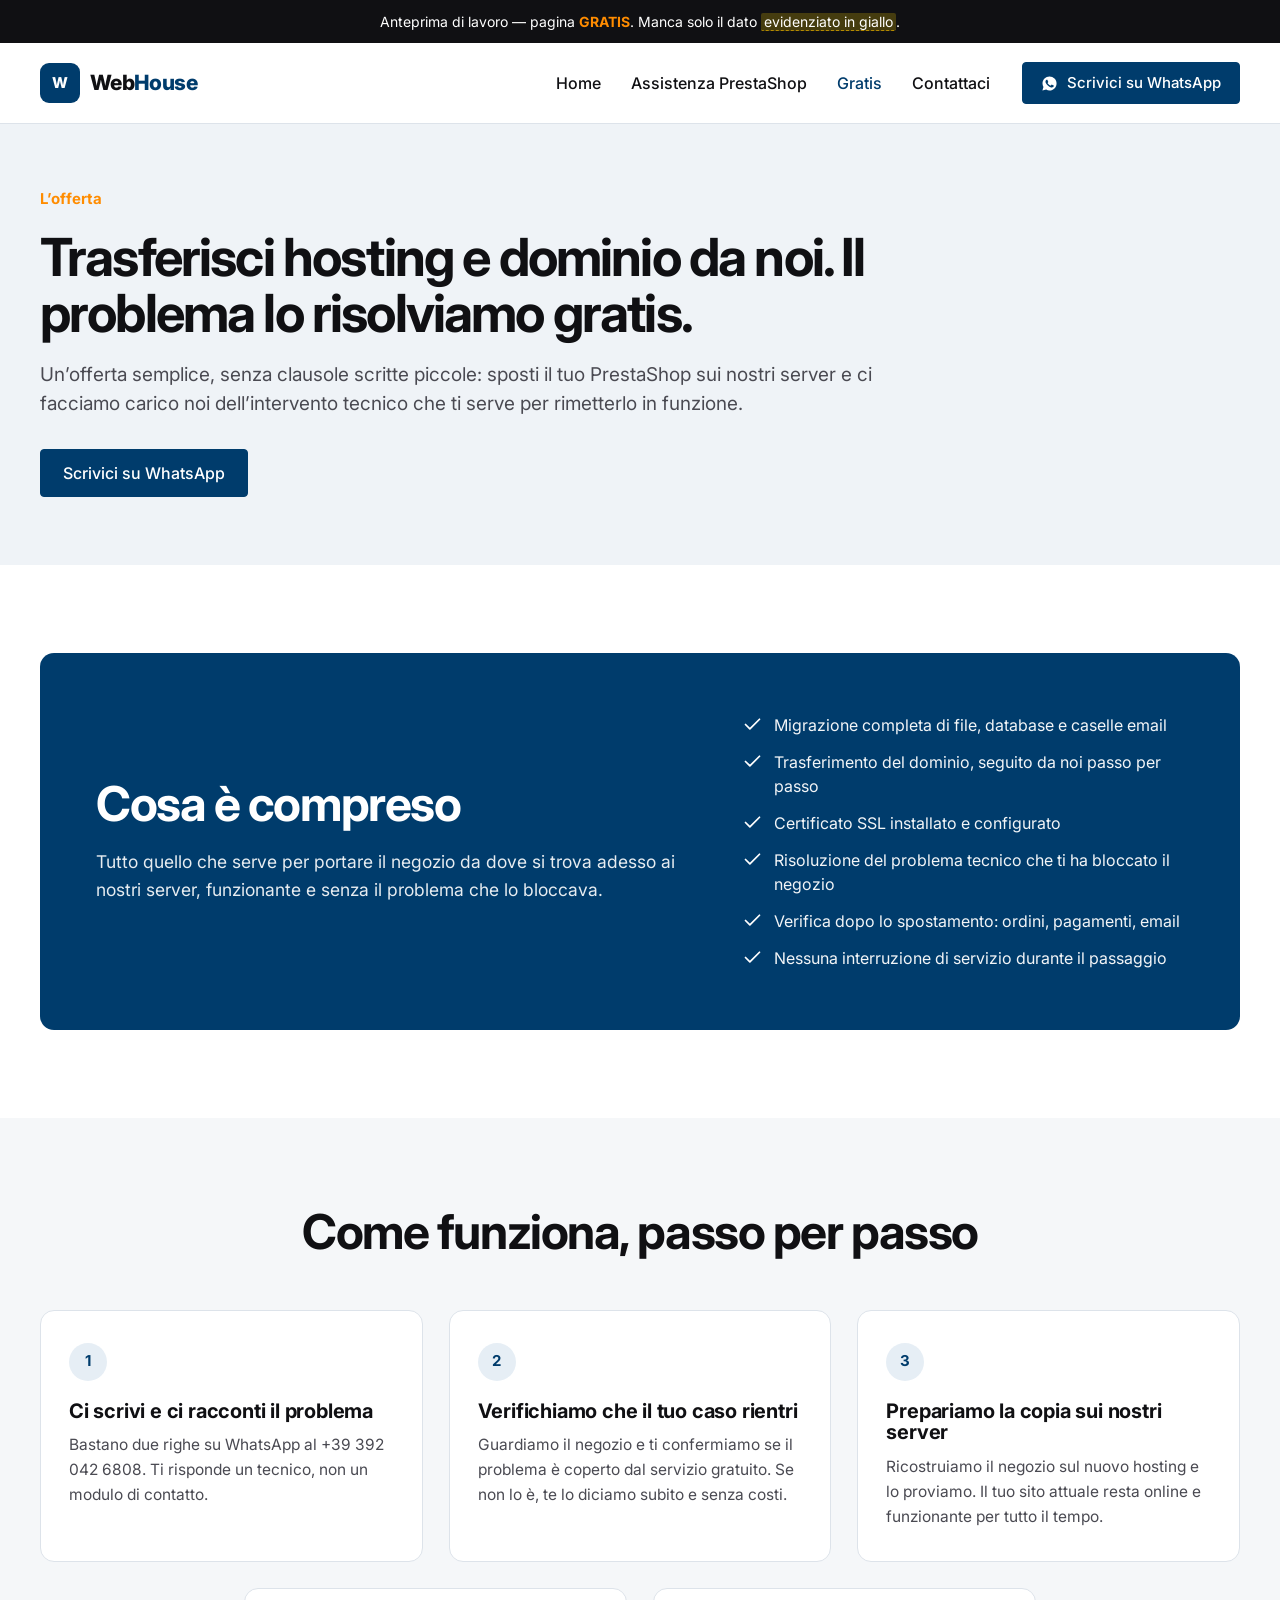
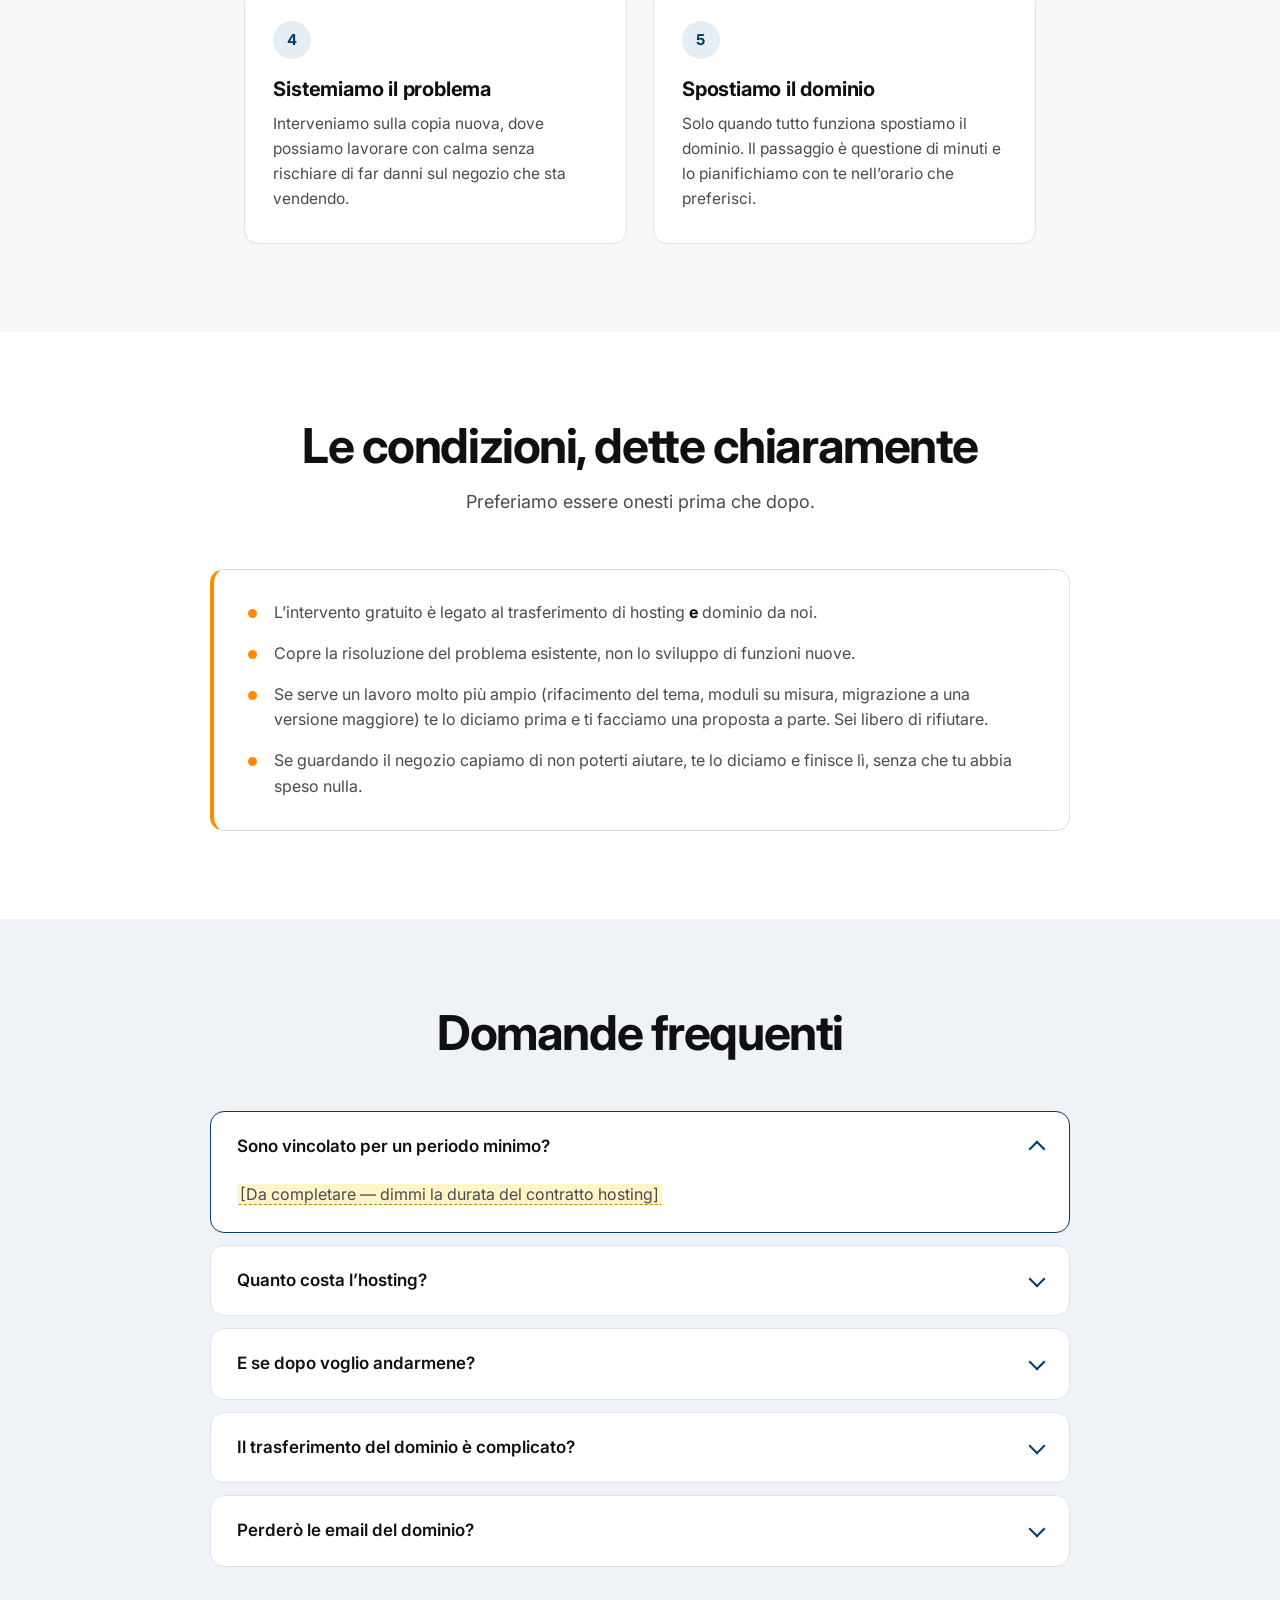
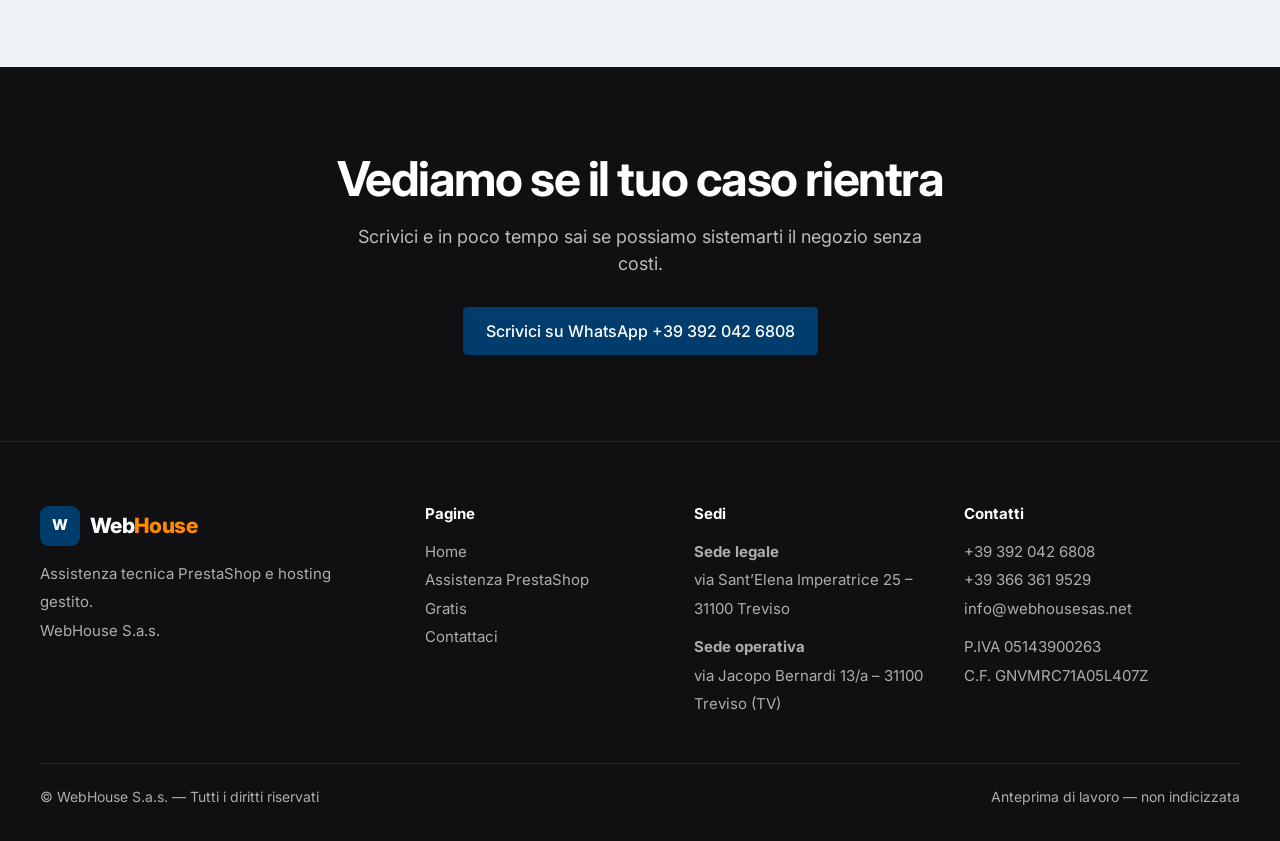
<file: gratis.html>
<!doctype html>
<html lang="it">
<head>
<meta charset="utf-8">
<meta name="viewport" content="width=device-width,initial-scale=1">
<title>Trasferisci e risolvi gratis &mdash; WebHouse S.a.s.</title>
<meta name="description" content="Assistenza tecnica PrestaShop a Treviso. Trasferisci hosting e dominio da noi e risolviamo il problema gratis.">
<meta name="robots" content="noindex,nofollow">
<link rel="stylesheet" href="assets/style.css">
</head>
<body>

<div class="note">
  Anteprima di lavoro &mdash; pagina <b>GRATIS</b>.
  Manca solo il dato <span class="ph">evidenziato in giallo</span>.
</div>

<header class="hdr">
  <div class="wrap hdr__in">
    <a class="logo" href="index.html">
      <span class="logo__mark">W</span>
      <span>Web<span class="logo__b">House</span></span>
    </a>
    <nav class="nav" id="nav">
      <a href="index.html">Home</a>
      <a href="assistenza.html">Assistenza PrestaShop</a>
      <a href="gratis.html" aria-current="page">Gratis</a>
      <a href="contattaci.html">Contattaci</a>
    </nav>
    <a class="btn btn--primary btn--sm" href="https://wa.me/393920426808" target="_blank" rel="noopener">
      <svg width="17" height="17" viewBox="0 0 24 24" fill="currentColor" aria-hidden="true"><path d="M12.04 2C6.58 2 2.13 6.45 2.13 11.91c0 1.75.46 3.45 1.32 4.95L2 22l5.25-1.38a9.9 9.9 0 0 0 4.79 1.22h.01c5.46 0 9.91-4.45 9.91-9.91 0-2.65-1.03-5.14-2.9-7.01A9.82 9.82 0 0 0 12.04 2Zm5.8 14.13c-.25.69-1.44 1.32-1.98 1.36-.53.05-1.02.24-3.45-.72-2.9-1.14-4.75-4.1-4.9-4.29-.14-.19-1.17-1.55-1.17-2.96s.74-2.1 1-2.39c.26-.29.57-.36.76-.36l.55.01c.17 0 .41-.07.64.49.25.6.83 2.06.9 2.21.07.14.12.31.02.5-.1.19-.15.31-.29.48-.14.17-.3.38-.43.51-.14.14-.29.3-.13.58.17.29.74 1.22 1.59 1.98 1.09.97 2.01 1.27 2.3 1.42.29.14.45.12.62-.07.17-.19.72-.84.91-1.13.19-.29.38-.24.64-.14.26.09 1.66.78 1.94.93.29.14.48.21.55.33.07.12.07.69-.18 1.38Z"/></svg>
      Scrivici su WhatsApp
    </a>
    <button class="burger" id="burger" aria-label="Menu" aria-expanded="false" aria-controls="nav"><span></span><span></span><span></span></button>
  </div>
</header>

<section class="hero hero--sm">
  <div class="wrap">
    <p class="eyebrow">L&rsquo;offerta</p>
    <h1>Trasferisci hosting e dominio da noi. Il problema lo risolviamo gratis.</h1>
    <p class="hero__sub">Un&rsquo;offerta semplice, senza clausole scritte piccole: sposti il tuo
    PrestaShop sui nostri server e ci facciamo carico noi dell&rsquo;intervento tecnico che ti
    serve per rimetterlo in funzione.</p>
    <div class="hero__cta">
      <a class="btn btn--primary" href="https://wa.me/393920426808" target="_blank" rel="noopener">Scrivici su WhatsApp</a>
    </div>
  </div>
</section>

<section class="section">
  <div class="wrap">
    <div class="offer">
      <div>
        <h2>Cosa &egrave; compreso</h2>
        <p>Tutto quello che serve per portare il negozio da dove si trova adesso ai nostri
        server, funzionante e senza il problema che lo bloccava.</p>
      </div>
      <ul class="offer__list">
        <li><svg viewBox="0 0 24 24"><path d="M20 6 9 17l-5-5"/></svg> Migrazione completa di file, database e caselle email</li>
        <li><svg viewBox="0 0 24 24"><path d="M20 6 9 17l-5-5"/></svg> Trasferimento del dominio, seguito da noi passo per passo</li>
        <li><svg viewBox="0 0 24 24"><path d="M20 6 9 17l-5-5"/></svg> Certificato SSL installato e configurato</li>
        <li><svg viewBox="0 0 24 24"><path d="M20 6 9 17l-5-5"/></svg> Risoluzione del problema tecnico che ti ha bloccato il negozio</li>
        <li><svg viewBox="0 0 24 24"><path d="M20 6 9 17l-5-5"/></svg> Verifica dopo lo spostamento: ordini, pagamenti, email</li>
        <li><svg viewBox="0 0 24 24"><path d="M20 6 9 17l-5-5"/></svg> Nessuna interruzione di servizio durante il passaggio</li>
      </ul>
    </div>
  </div>
</section>

<section class="section section--cream2">
  <div class="wrap">
    <div class="section__head center"><h2>Come funziona, passo per passo</h2></div>
    <div class="steps steps--5">
      <article class="step"><div class="step__n">1</div><h3>Ci scrivi e ci racconti il problema</h3><p>Bastano due righe su WhatsApp al +39 392 042 6808. Ti risponde un tecnico, non un modulo di contatto.</p></article>
      <article class="step"><div class="step__n">2</div><h3>Verifichiamo che il tuo caso rientri</h3><p>Guardiamo il negozio e ti confermiamo se il problema &egrave; coperto dal servizio gratuito. Se non lo &egrave;, te lo diciamo subito e senza costi.</p></article>
      <article class="step"><div class="step__n">3</div><h3>Prepariamo la copia sui nostri server</h3><p>Ricostruiamo il negozio sul nuovo hosting e lo proviamo. Il tuo sito attuale resta online e funzionante per tutto il tempo.</p></article>
      <article class="step"><div class="step__n">4</div><h3>Sistemiamo il problema</h3><p>Interveniamo sulla copia nuova, dove possiamo lavorare con calma senza rischiare di far danni sul negozio che sta vendendo.</p></article>
      <article class="step"><div class="step__n">5</div><h3>Spostiamo il dominio</h3><p>Solo quando tutto funziona spostiamo il dominio. Il passaggio &egrave; questione di minuti e lo pianifichiamo con te nell&rsquo;orario che preferisci.</p></article>
    </div>
  </div>
</section>

<section class="section">
  <div class="wrap">
    <div class="section__head center">
      <h2>Le condizioni, dette chiaramente</h2>
      <p class="lede">Preferiamo essere onesti prima che dopo.</p>
    </div>
    <div class="cond">
      <ul>
        <li>L&rsquo;intervento gratuito &egrave; legato al trasferimento di hosting <b>e</b> dominio da noi.</li>
        <li>Copre la risoluzione del problema esistente, non lo sviluppo di funzioni nuove.</li>
        <li>Se serve un lavoro molto pi&ugrave; ampio (rifacimento del tema, moduli su misura, migrazione a una versione maggiore) te lo diciamo prima e ti facciamo una proposta a parte. Sei libero di rifiutare.</li>
        <li>Se guardando il negozio capiamo di non poterti aiutare, te lo diciamo e finisce l&igrave;, senza che tu abbia speso nulla.</li>
      </ul>
    </div>
  </div>
</section>

<section class="section section--cream">
  <div class="wrap">
    <div class="section__head center"><h2>Domande frequenti</h2></div>
    <div class="faq">
      <details open><summary>Sono vincolato per un periodo minimo?</summary><p><span class="ph">[Da completare &mdash; dimmi la durata del contratto hosting]</span></p></details>
      <details><summary>Quanto costa l&rsquo;hosting?</summary><p><span class="ph">[Da completare &mdash; dimmi i tuoi piani e i prezzi]</span></p></details>
      <details><summary>E se dopo voglio andarmene?</summary><p>Ti diamo una copia completa di file e database e ti aiutiamo a spostarti. Il negozio &egrave; tuo.</p></details>
      <details><summary>Il trasferimento del dominio &egrave; complicato?</summary><p>Ce ne occupiamo noi. A te chiediamo solo il codice di autorizzazione del tuo attuale fornitore e ti spieghiamo dove trovarlo.</p></details>
      <details><summary>Perder&ograve; le email del dominio?</summary><p>No. Spostiamo anche le caselle di posta con i messaggi gi&agrave; presenti.</p></details>
    </div>
  </div>
</section>

<section class="cta" id="contatto">
  <div class="wrap">
    <h2>Vediamo se il tuo caso rientra</h2>
    <p>Scrivici e in poco tempo sai se possiamo sistemarti il negozio senza costi.</p>
    <a class="btn btn--primary" href="https://wa.me/393920426808" target="_blank" rel="noopener">Scrivici su WhatsApp +39 392 042 6808</a>
  </div>
</section>

<footer class="ftr">
  <div class="wrap">
    <div class="ftr__grid">
      <div>
        <div class="logo"><span class="logo__mark">W</span><span>Web<span style="color:#FF8C00">House</span></span></div>
        <p>Assistenza tecnica PrestaShop e hosting gestito.<br>WebHouse S.a.s.</p>
      </div>
      <div>
        <h4>Pagine</h4>
        <a href="index.html">Home</a><br><a href="assistenza.html">Assistenza PrestaShop</a><br><a href="gratis.html">Gratis</a><br><a href="contattaci.html">Contattaci</a>
      </div>
      <div>
        <h4>Sedi</h4>
        <p><b>Sede legale</b><br>via Sant&rsquo;Elena Imperatrice 25 &ndash; 31100 Treviso</p>
        <p style="margin-top:10px"><b>Sede operativa</b><br>via Jacopo Bernardi 13/a &ndash; 31100 Treviso (TV)</p>
      </div>
      <div>
        <h4>Contatti</h4>
        <p>
          <a href="tel:+393920426808">+39 392 042 6808</a><br>
          <a href="tel:+393663619529">+39 366 361 9529</a><br>
          <a href="mailto:info@webhousesas.net">info@webhousesas.net</a>
        </p>
        <p style="margin-top:10px">P.IVA 05143900263<br>C.F. GNVMRC71A05L407Z</p>
      </div>
    </div>
    <div class="ftr__bar">
      <span>&copy; WebHouse S.a.s. &mdash; Tutti i diritti riservati</span>
      <span>Anteprima di lavoro &mdash; non indicizzata</span>
    </div>
  </div>
</footer>

<script>
(function(){
  var b=document.getElementById('burger'), n=document.getElementById('nav');
  if(!b||!n) return;
  b.addEventListener('click',function(){
    var open=n.classList.toggle('is-open');
    b.setAttribute('aria-expanded',open?'true':'false');
  });
  n.addEventListener('click',function(e){
    if(e.target.tagName==='A'){n.classList.remove('is-open');b.setAttribute('aria-expanded','false');}
  });
})();
</script>
</body>
</html>
</file>
<file: assets/style.css>
/* ==========================================================================
   Anteprima — 4 pagine / tema XStore + Elementor

   Struttura e misure prese dal sito di partenza (container 1248px, raggio 4px,
   scala tipografica h1 54 / h2 48 / body 16-24).
   I COLORI invece sono quelli di webhousesas.net, come richiesto:
     blu del logo #003C6C  ·  arancio del sito #FF8C00  ·  testo #101013
   Il font del sito di partenza e' Graphik, che e' a pagamento: qui uso Inter,
   gratuito e molto simile.
   ========================================================================== */

@import url('https://fonts.googleapis.com/css2?family=Inter:wght@400;500;600;700;800&display=swap');

:root{
  /* palette WebHouse / Marco Genovese: blu del logo + arancio del sito */
  --brand:#003C6C;
  --brand-dark:#002A4D;
  --brand-soft:#E6EEF5;
  --accent:#FF8C00;
  --accent-dark:#E67E00;
  --ink:#101013;
  --ink-soft:#4A4A52;
  --cream:#EFF3F7;
  --cream-2:#F5F7F9;
  --line:#DDE3EA;
  --white:#fff;
  --wrap:1248px;
  --r:4px;
  --r-lg:14px;
}

*,*::before,*::after{box-sizing:border-box}
html{-webkit-text-size-adjust:100%}
body{
  margin:0;
  font-family:Inter,system-ui,-apple-system,"Segoe UI",sans-serif;
  font-size:16px;line-height:1.5;color:var(--ink);background:var(--white);
  -webkit-font-smoothing:antialiased;
}
img,svg{max-width:100%;height:auto;display:block}
a{color:inherit;text-decoration:none}
h1,h2,h3,h4{margin:0;font-weight:700;letter-spacing:-.02em;line-height:1.08}
h1{font-size:clamp(32px,4.1vw,54px);letter-spacing:-.035em}
h2{font-size:clamp(27px,3.9vw,48px);letter-spacing:-.03em}
h3{font-size:20px;letter-spacing:-.01em}
p{margin:0}

.wrap{width:100%;max-width:var(--wrap);margin:0 auto;padding:0 24px}
.section{padding:88px 0}
.section--cream{background:var(--cream)}
.section--cream2{background:var(--cream-2)}
.eyebrow{
  font-size:15px;font-weight:700;color:var(--accent);
  margin-bottom:18px;letter-spacing:.01em;
}
.lede{font-size:18px;line-height:1.6;color:var(--ink-soft)}
.center{text-align:center}
.section__head{max-width:760px;margin:0 auto 52px}
.section__head p{margin-top:16px}

/* ---------- buttons ---------- */
.btn{
  display:inline-flex;align-items:center;justify-content:center;gap:9px;
  height:48px;padding:0 22px;border-radius:var(--r);
  font-size:16px;font-weight:500;font-family:inherit;
  border:1px solid transparent;cursor:pointer;
  transition:background .18s ease,border-color .18s ease,color .18s ease;
  white-space:nowrap;
}
.btn--primary{background:var(--brand);border-color:var(--brand);color:#fff}
.btn--primary:hover{background:var(--brand-dark);border-color:var(--brand-dark)}
.btn--ghost{background:transparent;border-color:var(--brand);color:var(--brand)}
.btn--ghost:hover{background:var(--brand);color:#fff}
.btn--light{background:#fff;border-color:#fff;color:var(--brand)}
.btn--light:hover{background:rgba(255,255,255,.88)}
.btn--sm{height:42px;padding:0 18px;font-size:15px}

/* ---------- header ---------- */
.hdr{
  position:sticky;top:0;z-index:50;background:rgba(255,255,255,.92);
  backdrop-filter:saturate(180%) blur(10px);border-bottom:1px solid var(--line);
}
.hdr__in{display:flex;align-items:center;gap:28px;height:80px}
.logo{display:flex;align-items:center;gap:10px;font-weight:800;font-size:21px;letter-spacing:-.03em}
.logo__mark{
  width:40px;height:40px;border-radius:9px;background:var(--brand);
  display:grid;place-items:center;color:#fff;font-size:15px;font-weight:800;letter-spacing:-.04em;
}
.logo__b{color:var(--brand)}
.nav{display:flex;gap:30px;margin-left:auto}
.nav a{font-size:16px;font-weight:500;color:var(--ink)}
.nav a:hover,.nav a[aria-current]{color:var(--brand)}
.hdr .btn{margin-left:4px}
.burger{display:none;margin-left:auto;width:44px;height:44px;border:1px solid var(--line);
  background:#fff;border-radius:var(--r);cursor:pointer;padding:0;place-items:center}
.burger span{display:block;width:18px;height:2px;background:var(--ink);margin:3px auto;border-radius:2px}

/* ---------- hero ---------- */
.hero{background:var(--cream);padding:76px 0 84px;overflow:hidden}
.hero__grid{display:grid;grid-template-columns:1.08fr .92fr;gap:48px;align-items:center}
.hero h1{margin-bottom:20px}
.hero__sub{font-size:19px;line-height:1.55;color:var(--ink-soft);max-width:33em}
.hero__sub strong{color:var(--ink);font-weight:600}
.hero__cta{display:flex;flex-wrap:wrap;gap:12px;margin-top:30px}
.hero__by{margin-top:22px;font-size:14px;color:var(--ink-soft)}

/* ---------- version strip ---------- */
.strip{border-top:1px solid var(--line);background:var(--cream)}
.strip__in{display:flex;flex-wrap:wrap;align-items:center;justify-content:center;
  gap:12px 30px;padding:26px 24px}
.strip__lbl{font-size:14px;font-weight:600;color:var(--ink-soft)}
.chip{
  display:inline-flex;align-items:center;height:32px;padding:0 14px;border-radius:100px;
  background:#fff;border:1px solid var(--line);font-size:14px;font-weight:600;color:var(--ink);
}

/* ---------- steps ---------- */
.steps{display:grid;grid-template-columns:repeat(3,1fr);gap:26px}
.step{background:#fff;border:1px solid var(--line);border-radius:var(--r-lg);padding:32px 28px}
.step__n{
  width:38px;height:38px;border-radius:50%;background:var(--brand-soft);color:var(--brand);
  display:grid;place-items:center;font-weight:700;font-size:15px;margin-bottom:20px;
}
.step h3{margin-bottom:10px}
.step p{color:var(--ink-soft);font-size:15.5px;line-height:1.62}

/* ---------- services ---------- */
.cards{display:grid;grid-template-columns:repeat(4,1fr);gap:22px}
.card{
  background:#fff;border:1px solid var(--line);border-radius:var(--r-lg);
  padding:30px 24px;text-align:center;transition:border-color .18s,transform .18s;
}
.card:hover{border-color:var(--brand);transform:translateY(-3px)}
.card__ico{
  width:66px;height:66px;margin:0 auto 18px;border-radius:50%;
  background:var(--cream-2);display:grid;place-items:center;
}
.card__ico svg{width:28px;height:28px;stroke:var(--brand);fill:none;stroke-width:1.7;
  stroke-linecap:round;stroke-linejoin:round}
.card h3{margin-bottom:9px;font-size:18px}
.card p{color:var(--ink-soft);font-size:15px;line-height:1.6}

/* ---------- offer ---------- */
.offer{background:var(--brand);color:#fff;border-radius:var(--r-lg);padding:60px 56px;
  display:grid;grid-template-columns:1.15fr .85fr;gap:48px;align-items:center}
.offer h2{color:#fff}
.offer p{margin-top:18px;font-size:17.5px;line-height:1.62;color:rgba(255,255,255,.9)}
.offer__list{list-style:none;margin:0;padding:0;display:grid;gap:13px}
.offer__list li{display:flex;gap:11px;align-items:flex-start;font-size:16px;color:rgba(255,255,255,.95)}
.offer__list svg{flex:0 0 21px;width:21px;height:21px;margin-top:1px;stroke:#fff;fill:none;stroke-width:2;
  stroke-linecap:round;stroke-linejoin:round}
.offer .btn{margin-top:26px}

/* ---------- faq ---------- */
.faq{max-width:860px;margin:0 auto}
.faq details{border:1px solid var(--line);border-radius:var(--r-lg);background:#fff;margin-bottom:12px}
.faq details[open]{border-color:var(--brand)}
.faq summary{
  list-style:none;cursor:pointer;padding:22px 26px;font-weight:600;font-size:17px;
  display:flex;align-items:center;justify-content:space-between;gap:18px;
}
.faq summary::-webkit-details-marker{display:none}
.faq summary::after{
  content:"";flex:0 0 12px;width:12px;height:12px;border-right:2px solid var(--brand);
  border-bottom:2px solid var(--brand);transform:rotate(45deg);transition:transform .2s;margin-top:-4px;
}
.faq details[open] summary::after{transform:rotate(-135deg);margin-top:4px}
.faq p{padding:0 26px 24px;color:var(--ink-soft);font-size:16px;line-height:1.65}

/* ---------- final cta ---------- */
.cta{background:var(--ink);color:#fff;text-align:center;padding:86px 0}
.cta h2{color:#fff;max-width:16em;margin:0 auto}
.cta p{margin:18px auto 30px;max-width:34em;color:rgba(255,255,255,.72);font-size:18px}

/* ---------- footer ---------- */
.ftr{background:var(--ink);color:rgba(255,255,255,.66);padding:64px 0 34px;border-top:1px solid rgba(255,255,255,.1)}
.ftr__grid{display:grid;grid-template-columns:1.5fr 1fr 1fr 1.2fr;gap:40px}
.ftr h4{color:#fff;font-size:15px;margin-bottom:16px;letter-spacing:0}
.ftr a,.ftr p{font-size:15px;line-height:1.9}
.ftr a:hover{color:#fff}
.ftr .logo{color:#fff;margin-bottom:14px}
.ftr__bar{margin-top:44px;padding-top:22px;border-top:1px solid rgba(255,255,255,.12);
  display:flex;flex-wrap:wrap;gap:10px 24px;justify-content:space-between;font-size:14px}

/* placeholder marker so the client can see what still needs his data */
.ph{
  background:rgba(255,214,0,.22);border-bottom:1px dashed #b58900;
  padding:0 3px;border-radius:2px;
}
.cta .ph,.offer .ph,.ftr .ph{background:rgba(255,214,0,.28);border-bottom-color:#ffd600}

/* ---------- note bar ---------- */
.note{background:#101013;color:#fff;font-size:14px;padding:11px 24px;text-align:center}
.note b{color:#FF8C00}

/* ---------- responsive ---------- */
@media (max-width:1080px){
  .cards{grid-template-columns:repeat(2,1fr)}
  .ftr__grid{grid-template-columns:1fr 1fr}
}
@media (max-width:900px){
  .section{padding:64px 0}
  .hero{padding:56px 0 64px}
  .hero__grid{grid-template-columns:1fr;gap:40px}
  .hero__art{order:-1}
  .steps{grid-template-columns:1fr}
  .offer{grid-template-columns:1fr;padding:44px 30px;gap:32px}
  .hdr .btn{display:none}
  .burger{display:grid}

  /* pannello mobile */
  .nav{
    position:absolute;left:0;right:0;top:100%;
    flex-direction:column;gap:0;margin:0;
    background:#fff;border-bottom:1px solid var(--line);
    box-shadow:0 14px 28px rgba(16,16,19,.09);
    max-height:0;overflow:hidden;transition:max-height .26s ease;
  }
  .nav.is-open{max-height:340px}
  .nav a{padding:16px 24px;border-top:1px solid var(--line);font-size:17px}
  .nav a:first-child{border-top:none}
}
@media (max-width:560px){
  .cards{grid-template-columns:1fr}
  .ftr__grid{grid-template-columns:1fr}
  .hdr__in{height:68px}
  .btn{width:100%}
  .hero__cta{gap:10px}
  .section{padding:52px 0}
}

/* ==========================================================================
   Componenti delle pagine interne (assistenza / gratis / contattaci)
   ========================================================================== */

/* hero ridotto, senza illustrazione */
.hero--sm{padding:64px 0 68px}
.hero--sm h1{max-width:17em;margin-bottom:18px}
.hero--sm .hero__sub{max-width:44em}

/* griglia servizi a 3 colonne (pagina assistenza) */
.cards--3{grid-template-columns:repeat(3,1fr)}

/* 5 passaggi: 3 sopra + 2 sotto, senza buchi */
.steps--5{grid-template-columns:repeat(6,1fr)}
.steps--5 .step{grid-column:span 2}
.steps--5 .step:nth-child(4){grid-column:2/4}
.steps--5 .step:nth-child(5){grid-column:4/6}

/* condizioni */
.cond{
  max-width:860px;margin:0 auto;background:#fff;border:1px solid var(--line);
  border-left:4px solid var(--accent);border-radius:var(--r-lg);padding:30px 34px;
}
.cond ul{list-style:none;margin:0;padding:0;display:grid;gap:15px}
.cond li{
  position:relative;padding-left:26px;font-size:16px;line-height:1.62;color:var(--ink-soft);
}
.cond li::before{
  content:"";position:absolute;left:0;top:9px;width:9px;height:9px;border-radius:50%;
  background:var(--accent);
}
.cond b{color:var(--ink)}

/* ---------- contatti ---------- */
.contact{display:grid;grid-template-columns:.85fr 1.15fr;gap:34px;align-items:start}
.contact__cards{display:grid;gap:14px;min-width:0}
/* figlio di grid: senza min-width:0 il form largo sfonda la colonna */
.contact__form{min-width:0}
.ccard{
  display:block;background:#fff;border:1px solid var(--line);border-radius:var(--r-lg);
  padding:22px 24px;transition:border-color .18s,transform .18s;
}
a.ccard:hover{border-color:var(--brand);transform:translateY(-2px)}
.ccard h3{font-size:16px;margin-bottom:7px}
.ccard p{font-size:14.5px;line-height:1.6;color:var(--ink-soft)}
.ccard__v{
  display:inline-block;margin-top:11px;font-weight:700;font-size:15.5px;color:var(--brand);
  word-break:break-word;
}
.ccard--wa{border-color:var(--accent)}
.ccard--wa .ccard__v{color:var(--accent-dark)}

/* ---------- form ---------- */
.formcard{
  background:#fff;border:1px solid var(--line);border-radius:var(--r-lg);padding:34px 32px;
}
.formcard h2{font-size:28px;margin-bottom:12px}
.formcard__note{
  font-size:14px;line-height:1.6;color:var(--ink-soft);background:var(--cream-2);
  border-radius:var(--r);padding:12px 14px;margin-bottom:22px;
}
.formcard__foot{margin-top:16px;font-size:13.5px;color:var(--ink-soft)}
.formcard form{display:grid;gap:16px}
.f2{display:grid;grid-template-columns:1fr 1fr;gap:16px}
.formcard label{
  display:grid;gap:7px;font-size:14.5px;font-weight:600;color:var(--ink);
}
.formcard input,.formcard select,.formcard textarea{
  width:100%;font:inherit;font-weight:400;font-size:15px;color:var(--ink);
  padding:11px 13px;border:1px solid var(--line);border-radius:var(--r);
  background:#fff;transition:border-color .16s,box-shadow .16s;
}
.formcard input:focus,.formcard select:focus,.formcard textarea:focus{
  outline:none;border-color:var(--brand);box-shadow:0 0 0 3px rgba(0,60,108,.12);
}
.formcard textarea{resize:vertical;min-height:110px}
.formcard .chk{
  display:flex;align-items:flex-start;gap:10px;font-weight:400;font-size:14px;
  color:var(--ink-soft);line-height:1.5;
}
.formcard .chk input{width:17px;height:17px;flex:0 0 17px;margin-top:1px;padding:0}
.formcard .btn{width:100%;margin-top:4px}

@media (max-width:1080px){
  .cards--3{grid-template-columns:repeat(2,1fr)}
  .contact{grid-template-columns:1fr;gap:26px}
}
@media (max-width:900px){
  .hero--sm{padding:48px 0 52px}
  .steps--5{grid-template-columns:1fr}
  .steps--5 .step,
  .steps--5 .step:nth-child(4),
  .steps--5 .step:nth-child(5){grid-column:auto}
  .cond{padding:26px 24px}
}
@media (max-width:560px){
  .cards--3{grid-template-columns:1fr}
  .f2{grid-template-columns:1fr}
  .formcard{padding:26px 22px}
}
</file>
